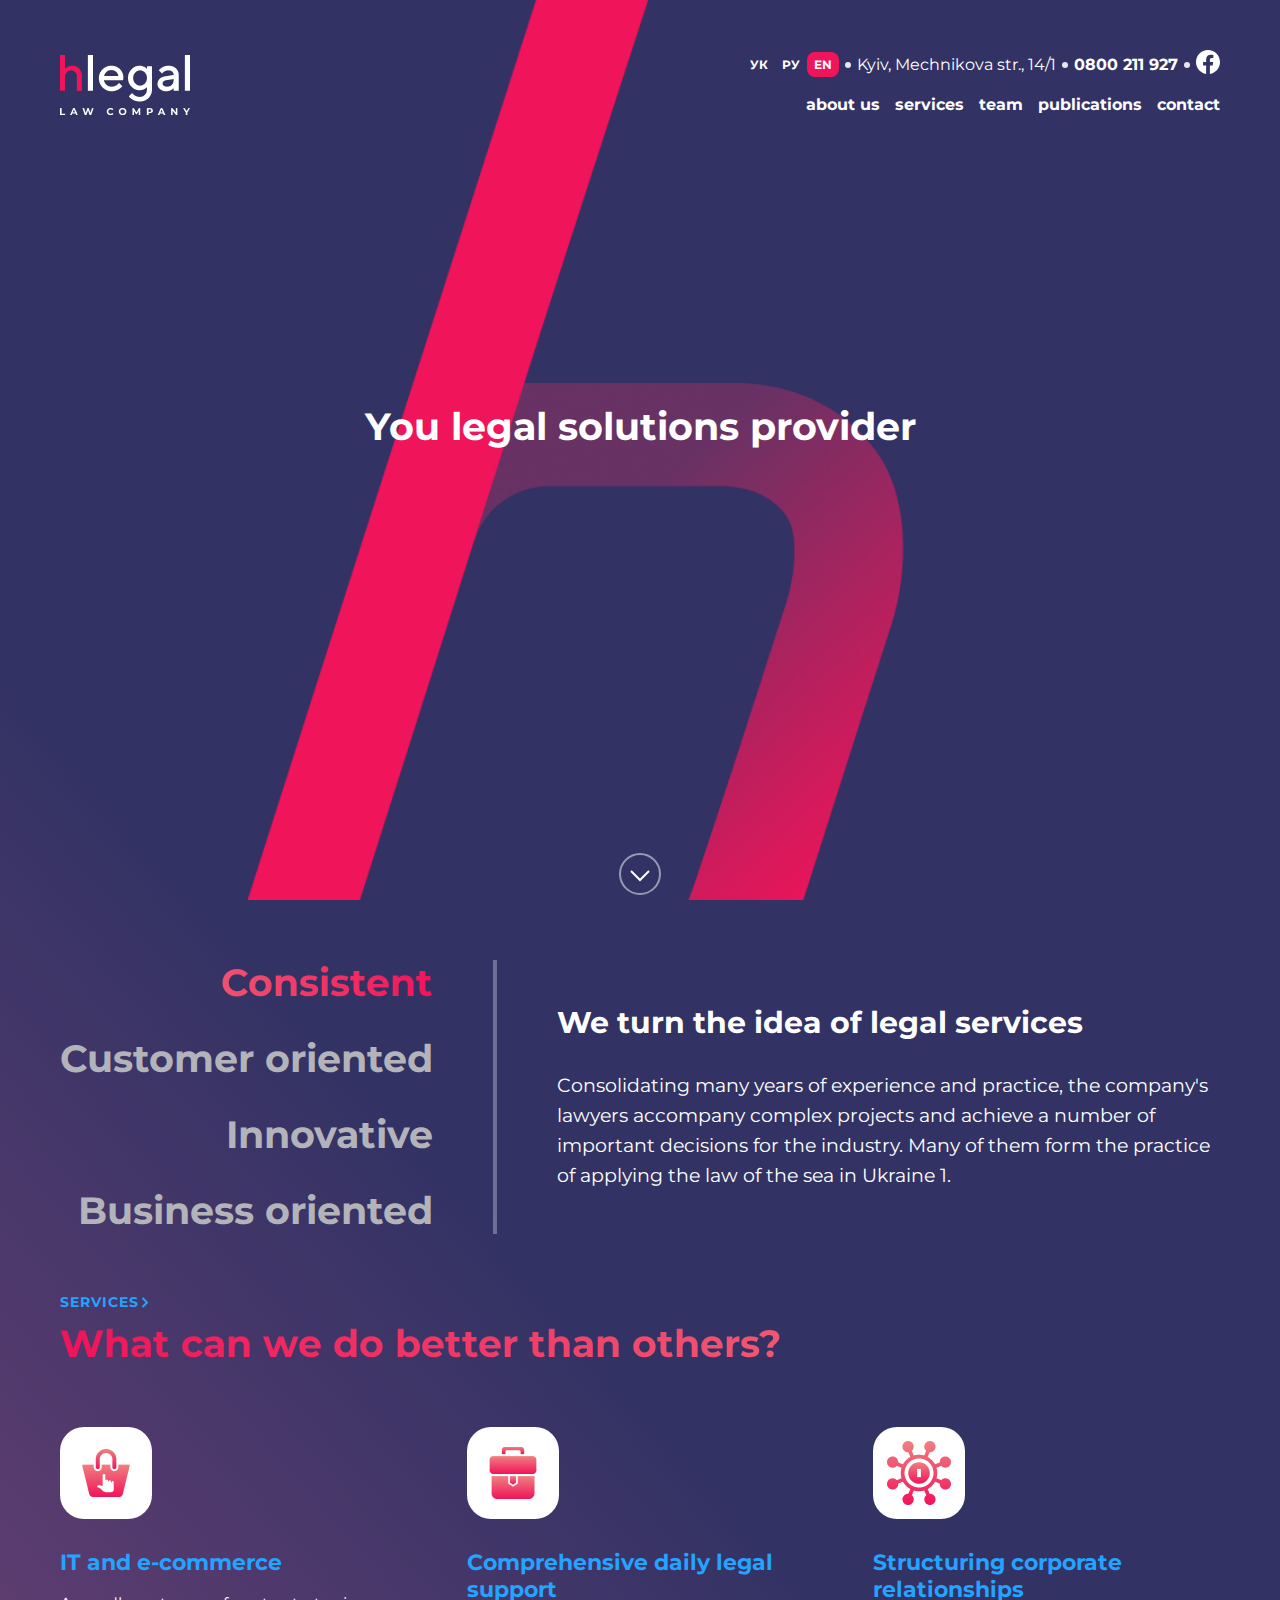
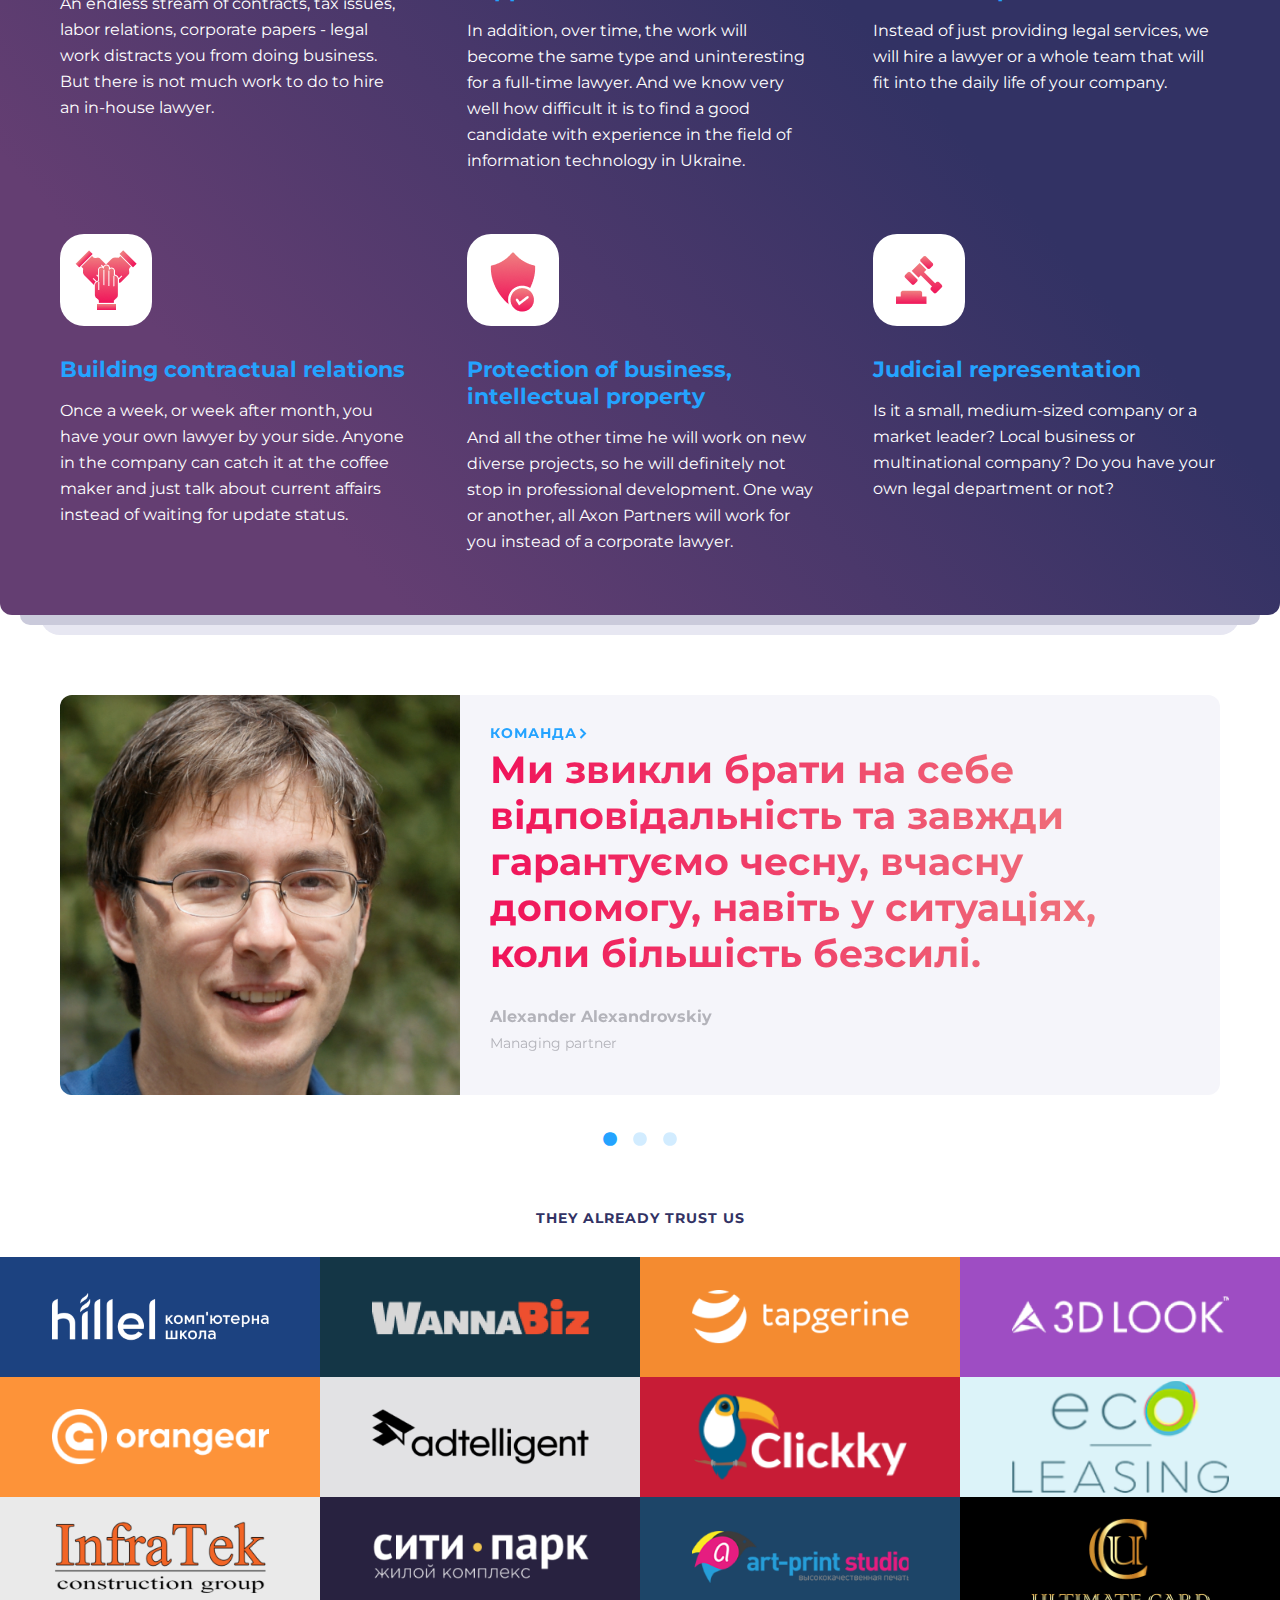
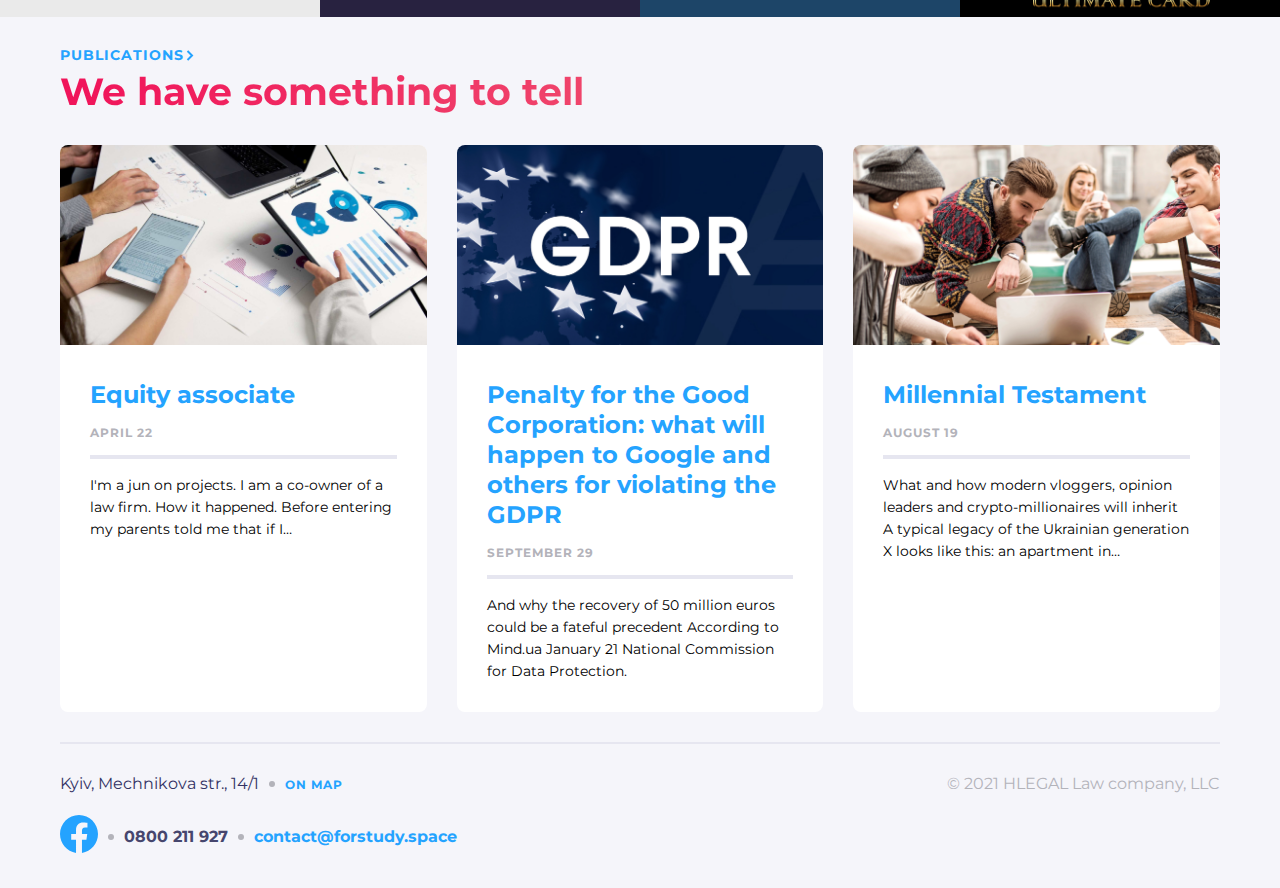
<file: index.html>
<!DOCTYPE html>
<html lang="en">

<head>
    <meta charset="UTF-8">
    <meta http-equiv="X-UA-Compatible" content="IE=edge">
    <meta name="viewport" content="width=device-width, initial-scale=1.0">
    <title>hLegal</title>
    <link rel="stylesheet" href="./assets/slick/slick.css">
    <link rel="stylesheet" href="./assets/slick/slick-theme.css">
    <link rel="stylesheet" href="./fonts/fonts.css">
    <link rel="stylesheet" href="./style/home_page.css">
    <link rel="stylesheet" href="./style/main_style.css">
    <link rel="stylesheet" href="./style/media.css">
    <script>
        function scrollToElem(elem) {
            event.preventDefault()
            const target = document.querySelector(elem.hash)
            window.scrollTo({
                top: target.offsetTop,
                behavior: "smooth"
            })
        }
    </script>
</head>

<body class="body invert">
    <div class="wrapper_gradient">
        <header class="main_header">
            <div class="container wide">
                <div class="header">
                    <div class="logo">
                        <img src="./img/Logo_white.png" alt="Logo" class="logo_img">
                        <!-- <img src="./img/Slash.png" alt="Slash" class="logo_slash">
                    <p class="logo_name"></p> -->
                    </div>
                    <div class="info">
                        <div class="info_header flex">
                            <ul class="lang flex">
                                <li class="lang_action bg_home">УК</li>
                                <li class="lang_action bg_home">РУ</li>
                                <li class="lang_action bg_home active_lang">EN</li>
                            </ul>
                            <p class="dot"></p>
                            <ul class="contact  flex">
                                <li class="contact_info b_contact white">Kyiv, Mechnikova str., 14/1</li>
                                <li class="contact_info white">
                                    <p class="dot"></p>
                                </li>
                                <li class="contact_info bg_home white"><a href="tel:0800211927">0800 211 927</a></li>
                                <li class="contact_info white">
                                    <p class="dot"></p>
                                </li>
                                <li class="contact_info b_contact">
                                    <a href="https://facebook.com" class="contact_page" target="_blank">
                                        <svg width="24" height="24" viewBox="0 0 24 24" fill="none"
                                            xmlns="http://www.w3.org/2000/svg">
                                            <path class="letter"
                                                d="M24 12.0733C24 5.40541 18.6274 0 12 0C5.37258 0 0 5.40541 0 12.0733C0 18.0995 4.38823 23.0943 10.125 24V15.5633H7.07813V12.0733H10.125V9.41343C10.125 6.38755 11.9165 4.71615 14.6576 4.71615C15.9705 4.71615 17.3438 4.95195 17.3438 4.95195V7.92313H15.8306C14.3399 7.92313 13.875 8.85379 13.875 9.80857V12.0733H17.2031L16.6711 15.5633H13.875V24C19.6118 23.0943 24 18.0995 24 12.0733Z"
                                                fill="white" />
                                        </svg>
                                    </a>
                                </li>

                            </ul>
                        </div>
                    </div>
                    <div class="navigation">
                        <input type="checkbox" class="check">
                        <p class="burger">
                            <span class="burger_line"></span>
                            <span class="burger_line"></span>
                            <span class="burger_line"></span>
                            <span class="burger_line"></span>
                        </p>
                        <nav class="nav_header">
                            <ul class="burger_list">
                                <li class="burger_info"><a href="#" class="nav_link white">about us</a></li>
                                <li class="burger_info"><a href="./pages/service_page.html"
                                        class="nav_link white">services</a></li>
                                <li class="burger_info"><a href="./pages/team_page.html" class="nav_link white">team</a>
                                </li>
                                <li class="burger_info"><a href="#" class="nav_link white">publications</a></li>
                                <li class="burger_info"><a href="./pages/contact_page.html"
                                        class="nav_link white">contact</a>
                                </li>
                            </ul>
                        </nav>
                    </div>
                </div>
            </div>
        </header>
        <section class="h_screen flex items_center flex_col flex_between">
            <span></span>
            <h2 class="h_screen_title">You legal solutions provider</h2>
            <a href="#tabs" class="scroll_down" onclick="scrollToElem(this)">
                <svg width="42" height="42" viewBox="0 0 42 42" fill="none" xmlns="http://www.w3.org/2000/svg">
                    <g clip-path="url(#clip0_22728_12366)">
                        <circle class="letter" opacity="0.5" cx="21" cy="21" r="20" stroke="white" stroke-width="2" />
                        <path class="letter" d="M12 18L21 27L30 18" stroke="white" stroke-width="2" />
                    </g>
                    <defs>
                        <clipPath id="clip0_22728_12366">
                            <rect class="letter" width="42" height="42" fill="white" />
                        </clipPath>
                    </defs>
                </svg></a>
        </section>
        <section id="tabs" class="tabs_screen">
            <div class="container wide">
                <div class="tabs_wrapp_btn flex align-items-start">
                    <div class="wrap_tabs">
                        <div class="nav nav-pills flex" id="v-pills-tab" role="tablist" aria-orientation="vertical">
                            <button class="nav-link active" id="v-pills-home-tab" data-bs-toggle="pill"
                                data-bs-target="#v-pills-home" type="button" role="tab" aria-controls="v-pills-home"
                                aria-selected="true">Consistent</button>
                            <button class="nav-link" id="v-pills-profile-tab" data-bs-toggle="pill"
                                data-bs-target="#v-pills-profile" type="button" role="tab"
                                aria-controls="v-pills-profile" aria-selected="false">Customer oriented</button>
                            <button class="nav-link" id="v-pills-messages-tab" data-bs-toggle="pill"
                                data-bs-target="#v-pills-messages" type="button" role="tab"
                                aria-controls="v-pills-messages" aria-selected="false">Innovative</button>
                            <button class="nav-link" id="v-pills-settings-tab" data-bs-toggle="pill"
                                data-bs-target="#v-pills-settings" type="button" role="tab"
                                aria-controls="v-pills-settings" aria-selected="false">Business oriented</button>
                        </div>
                    </div>
                    <div class="tab-content" id="v-pills-tabContent">
                        <h2 class="tab_title">We turn the idea of legal services</h2>
                        <div class="tab-pane fade show active" id="v-pills-home" role="tabpanel"
                            aria-labelledby="v-pills-home-tab">Consolidating many years of experience and practice, the
                            company's lawyers accompany complex projects and achieve a number of important decisions for
                            the industry. Many of them form the practice of applying the law of the sea in Ukraine 1.
                        </div>
                        <div class="tab-pane fade" id="v-pills-profile" role="tabpanel"
                            aria-labelledby="v-pills-profile-tab">Consolidating many years of experience and practice,
                            the company's lawyers accompany complex projects and achieve a number of important decisions
                            for the industry. Many of them form the practice of applying the law of the sea in Ukraine
                            2.</div>
                        <div class="tab-pane fade" id="v-pills-messages" role="tabpanel"
                            aria-labelledby="v-pills-messages-tab">Consolidating many years of experience and practice,
                            the company's lawyers accompany complex projects and achieve a number of important decisions
                            for the industry. Many of them form the practice of applying the law of the sea in Ukraine
                            3.</div>
                        <div class="tab-pane fade" id="v-pills-settings" role="tabpanel"
                            aria-labelledby="v-pills-settings-tab">Consolidating many years of experience and practice,
                            the company's lawyers accompany complex projects and achieve a number of important decisions
                            for the industry. Many of them form the practice of applying the law of the sea in Ukraine
                            4.</div>
                    </div>
                </div>
            </div>
        </section>
        <section class="card_screen">
            <div class="container wide">
                <a href="#" class="service_link flex items_center" target="_blank">
                    <p class="service_link_title">Services</p><svg width="12" height="13" viewBox="0 0 12 13"
                        fill="none" xmlns="http://www.w3.org/2000/svg">
                        <path class="letter" d="M3.5 2L8 6.5L3.5 11" stroke="#24A3FF" stroke-width="2" />
                    </svg>
                </a>
                <h2 class="service_card_title hero mt10">What can we do better than others?</h2>
                <div class="wrapper_service grid">
                    <div class="wrap_service">
                        <div class="wrap_service_img flex items_center justify_content">
                            <img src="./img/service_icon/Ecommerce.png" alt="ecommerce" class="service_img">
                        </div>
                        <div class="service_description">
                            <a href="./pages/service_entry_page.html" class="service_title_link">
                                <h4 class="service_title">IT and e-commerce</h4>
                            </a>
                            <p class="service_card_desc">An endless stream of contracts, tax issues, labor relations,
                                corporate papers - legal work distracts you from doing business. But there is not much
                                work to do to hire an in-house lawyer.</p>
                        </div>
                    </div>
                    <div class="wrap_service">
                        <div class="wrap_service_img flex items_center justify_content">
                            <img src="./img/service_icon/Support.png" alt="support" class="service_img">
                        </div>
                        <div class="service_description">
                            <a href="#" class="service_title_link">
                                <h4 class="service_title">Comprehensive daily
                                    legal support</h4>
                            </a>
                            <p class="service_card_desc">In addition, over time, the work will become the same type and
                                uninteresting for a full-time lawyer. And we know very well how difficult it is to find
                                a good candidate with experience in the field of information technology in Ukraine.</p>
                        </div>
                    </div>
                    <div class="wrap_service">
                        <div class="wrap_service_img flex items_center justify_content">
                            <img src="./img/service_icon/Coprorate.png" alt="corporate" class="service_img">
                        </div>
                        <div class="service_description">
                            <a href="#" class="service_title_link">
                                <h4 class="service_title">Structuring corporate relationships</h4>
                            </a>
                            <p class="service_card_desc">Instead of just providing legal services, we will hire a lawyer
                                or a whole team that will fit into the daily life of your company.</p>
                        </div>
                    </div>
                    <div class="wrap_service">
                        <div class="wrap_service_img flex items_center justify_content">
                            <img src="./img/service_icon/Trust.png" alt="Trust" class="service_img">
                        </div>
                        <div class="service_description">
                            <a href="#" class="service_title_link">
                                <h4 class="service_title">Building contractual relations</h4>
                            </a>
                            <p class="service_card_desc">Once a week, or week after month, you have your own lawyer by
                                your side. Anyone in the company can catch it at the coffee maker and just talk about
                                current affairs instead of waiting for update status.</p>
                        </div>
                    </div>
                    <div class="wrap_service">
                        <div class="wrap_service_img flex items_center justify_content">
                            <img src="./img/service_icon/Protection.png" alt="Protection" class="service_img">
                        </div>
                        <div class="service_description">
                            <a href="#" class="service_title_link">
                                <h4 class="service_title">Protection of business, intellectual property</h4>
                            </a>
                            <p class="service_card_desc">And all the other time he will work on new diverse projects, so
                                he will definitely not stop in professional development. One way or another, all Axon
                                Partners will work for you instead of a corporate lawyer.</p>
                        </div>
                    </div>
                    <div class="wrap_service">
                        <div class="wrap_service_img flex items_center justify_content">
                            <img src="./img/service_icon/Court.png" alt="Court" class="service_img">
                        </div>
                        <div class="service_description">
                            <a href="#" class="service_title_link">
                                <h4 class="service_title">Judicial representation</h4>
                            </a>
                            <p class="service_card_desc">Is it a small, medium-sized company or a market leader? Local
                                business or multinational company? Do you have your own legal department or not?</p>
                        </div>
                    </div>
                </div>
            </div>
        </section>
    </div>
    <main>
        <section class="slider_screen">
            <div class="container wide">
                <div id="slider" class="slider_wrapper">
                    <div class="slider_item">
                        <img src="./img/team_user/Team-1.jpg" alt="oleksandr" class="slider_img">
                        <div class="slider_decription">
                            <a href="./pages/team_page.html" class="service_link flex items_center" target="_blank">
                                <p class="service_link_title">команда</p><svg width="12" height="13" viewBox="0 0 12 13"
                                    fill="none" xmlns="http://www.w3.org/2000/svg">
                                    <path class="letter" d="M3.5 2L8 6.5L3.5 11" stroke="#24A3FF" stroke-width="2" />
                                </svg>
                            </a>
                            <h2 class="service_card_title hero mt5 mb30">Ми звикли брати на себе відповідальність та
                                завжди
                                гарантуємо чесну, вчасну допомогу, навіть у ситуаціях, коли більшість безсилі.</h2>
                            <h4 class="slider_name">Alexander Alexandrovskiy</h4>
                            <p class="slider_position mt5">Managing partner</p>
                        </div>
                    </div>
                    <div class="slider_item">
                        <img src="./img/team_user/Team-2.jpg" alt="evgeniy" class="slider_img">
                        <div class="slider_decription">
                            <a href="./pages/team_page.html" class="service_link flex items_center" target="_blank">
                                <p class="service_link_title">команда</p><svg width="12" height="13" viewBox="0 0 12 13"
                                    fill="none" xmlns="http://www.w3.org/2000/svg">
                                    <path class="letter" d="M3.5 2L8 6.5L3.5 11" stroke="#24A3FF" stroke-width="2" />
                                </svg>
                            </a>
                            <h2 class="service_card_title hero mt5 mb30">Ми звикли брати на себе відповідальність та
                                завжди
                                гарантуємо чесну, вчасну допомогу, навіть у ситуаціях, коли більшість безсилі.</h2>
                            <h4 class="slider_name">Evgeny Patrikov</h4>
                            <p class="slider_position mt5">Equity partner, Attorney-at-law</p>
                        </div>
                    </div>
                    <div class="slider_item">
                        <img src="./img/team_user/Team-3.jpg" alt="Vladislav" class="slider_img">
                        <div class="slider_decription">
                            <a href="./pages/team_page.html" class="service_link flex items_center" target="_blank">
                                <p class="service_link_title">команда</p><svg width="12" height="13" viewBox="0 0 12 13"
                                    fill="none" xmlns="http://www.w3.org/2000/svg">
                                    <path class="letter" d="M3.5 2L8 6.5L3.5 11" stroke="#24A3FF" stroke-width="2" />
                                </svg>
                            </a>
                            <h2 class="service_card_title hero mt5 mb30">Ми звикли брати на себе відповідальність та
                                завжди
                                гарантуємо чесну, вчасну допомогу, навіть у ситуаціях, коли більшість безсилі.</h2>
                            <h4 class="slider_name">Vladislav Melnik</h4>
                            <p class="slider_position mt5">Associate</p>
                        </div>
                    </div>
                </div>
            </div>
        </section>
        <section class="brand_screen ">
            <h2 class="brand_screen_title mb30">They already trust us</h2>
            <div class="brand_wrapper grid">
                <div class="client_wrap hillel flex flex_wrap justify_content">
                    <img src="./img/Clients/hillel.png" alt="hillel" class="client_img">
                </div>
                <div class="client_wrap wannabiz flex flex_wrap justify_content">
                    <img src="./img/Clients/wannabiz.png" alt="wannabiz" class="client_img">
                </div>
                <div class="client_wrap tapgerine flex flex_wrap justify_content">
                    <img src="./img/Clients/tapgerine.png" alt="tapgerine" class="client_img">
                </div>
                <div class="client_wrap look flex flex_wrap justify_content">
                    <img src="./img/Clients/3dlook.png" alt="3dlook" class="client_img">
                </div>
                <div class="client_wrap orangear flex flex_wrap justify_content">
                    <img src="./img/Clients/orangear.png" alt="orangear" class="client_img">
                </div>
                <div class="client_wrap adtelligent flex flex_wrap justify_content">
                    <img src="./img/Clients/adtelligent.png" alt="adtelligent" class="client_img">
                </div>
                <div class="client_wrap clickky flex flex_wrap justify_content">
                    <img src="./img/Clients/clickky.png" alt="clickky" class="client_img">
                </div>
                <div class="client_wrap eco flex flex_wrap justify_content">
                    <img src="./img/Clients/eco-leasing.png" alt="eco-leasing" class="client_img">
                </div>
                <div class="client_wrap ingratek flex flex_wrap justify_content">
                    <img src="./img/Clients/ingratek.png" alt="ingratek" class="client_img">
                </div>
                <div class="client_wrap city-par flex flex_wrap justify_content">
                    <img src="./img/Clients/city-par.png" alt="city-par" class="client_img">
                </div>
                <div class="client_wrap artprint flex flex_wrap justify_content">
                    <img src="./img/Clients/artprint.png" alt="artprint" class="client_img">
                </div>
                <div class="client_wrap ultimatecard flex flex_wrap justify_content">
                    <img src="./img/Clients/ultimatecard.png" alt="ultimatecard" class="client_img">
                </div>
            </div>
        </section>
        <section class="publication_section bg_gray">
            <div class="container wide">
                <a href="#" class="service_link flex items_center pt30" target="_blank">
                    <p class="service_link_title">Publications</p><svg width="12" height="13" viewBox="0 0 12 13"
                        fill="none" xmlns="http://www.w3.org/2000/svg">
                        <path class="letter" d="M3.5 2L8 6.5L3.5 11" stroke="#24A3FF" stroke-width="2" />
                    </svg>
                </a>
                <h2 class="service_card_title hero mt5 pb30">We have something to tell</h2>
                <div class="public_wrapper grid">
                    <div class="public_card card_equity">
                        <div class="public_card_img">
                            <img src="./img/public_img/Publication-1.jpg" alt="public" class="public_img">
                        </div>
                        <div class="public_link_title flex flex_col">
                            <a href="#" class="public_link">
                                <h2 class="public_title">Equity associate</h2>
                            </a>
                            <h3 class="public_date">April 22</h3>
                            <p class="public_description">I'm a jun on projects. I am a co-owner of a law firm. How
                                it
                                happened. Before entering my parents told me that if I…</p>

                        </div>
                    </div>
                    <div class="public_card card_penalty">
                        <div class="public_card_img">
                            <img src="./img/public_img/Publication-2.jpg" alt="public" class="public_img">
                        </div>
                        <div class="public_link_title flex flex_col">
                            <a href="#" class="public_link">
                                <h2 class="public_title">Penalty for the Good Corporation: what will happen to Google
                                    and others for violating the GDPR</h2>
                            </a>
                            <h3 class="public_date">September 29</h3>
                            <p class="public_description">And why the recovery of 50 million euros could be a fateful
                                precedent According to Mind.ua January 21 National Commission for Data Protection.</p>

                        </div>
                    </div>
                    <div class="public_card card_mil">
                        <div class="public_card_img">
                            <img src="./img/public_img/Publication-3.jpg" alt="public" class="public_img">
                        </div>
                        <div class="public_link_title flex flex_col">
                            <a href="#" class="public_link">
                                <h2 class="public_title">Millennial Testament</h2>
                            </a>
                            <h3 class="public_date">August 19</h3>
                            <p class="public_description">What and how modern vloggers, opinion leaders and
                                crypto-millionaires will inherit A typical legacy of the Ukrainian generation X looks
                                like this: an apartment in…</p>

                        </div>
                    </div>
                </div>
            </div>
        </section>
    </main>
    <footer class="main_footer bg_gray">
        <div class="container wide">
            <div class="footer flex">
                <div class="f_contact_main flex">
                    <ul class="f_adress_main flex">
                        <li class="adress_link">Kyiv, Mechnikova str., 14/1</li>
                        <li class="adress_link">
                            <p class="dot"></p>
                        </li>
                        <li class="adress_link"><a
                                href="https://www.google.com.ua/maps/place/Pyam'yatnyk+Zhertvam+Teroryzmu,+%D0%9F%D0%BE%D0%B1%D0%BB%D0%B8%D0%B7%D1%83+%D1%81%D1%82%D0%B0%D0%BD%D1%86%D1%96%D1%97+%D0%BC%D0%B5%D1%82%D1%80%D0%BE+%D0%9A%D0%BB%D0%BE%D0%B2%D1%81%D1%8C%D0%BA%D0%B0,+%D0%B2%D1%83%D0%BB%D0%B8%D1%86%D1%8F+%D0%9C%D0%B5%D1%87%D0%BD%D0%B8%D0%BA%D0%BE%D0%B2%D0%B0,+14%2F1,+%D0%9A%D0%B8%D1%97%D0%B2,+01023/@50.4368601,30.529918,17z/data=!3m1!4b1!4m5!3m4!1s0x40d4cf00d4d55dad:0x40f274cb5d991e55!8m2!3d50.4368601!4d30.5321067?hl=ru"
                                class="map" target="_blank">ON MAP</a></li>
                    </ul>
                </div>
                <div class="f_contact_two flex">
                    <ul class="footer_link flex">
                        <li class="f_link"><a href="https://facebook.com" class="contact_page" target="_blank">
                                <svg width="38" height="38" viewBox="0 0 38 38" fill="none"
                                    xmlns="http://www.w3.org/2000/svg">
                                    <path class="letter"
                                        d="M38 19.1161C38 8.55857 29.4934 0 19 0C8.50658 0 0 8.55857 0 19.1161C0 28.6575 6.94803 36.5659 16.0312 38V24.6419H11.207V19.1161H16.0312V14.9046C16.0312 10.1136 18.8678 7.46723 23.2078 7.46723C25.2866 7.46723 27.4609 7.84059 27.4609 7.84059V12.545H25.0651C22.7048 12.545 21.9688 14.0185 21.9688 15.5302V19.1161H27.2383L26.3959 24.6419H21.9688V38C31.052 36.5659 38 28.6575 38 19.1161Z"
                                        fill="#24A3FF" />
                                </svg>
                            </a></li>
                        <li class="f_link">
                            <p class="dot"></p>
                        </li>
                        <li class="f_link f_style"><a href="tel:0800211927">0800 211 927</a></li>
                        <li class="f_link">
                            <p class="dot"></p>
                        </li>
                        <li class="f_link">
                            <a href="mailto:contact@forstudy.space" class="email_page">
                                contact@forstudy.space
                            </a>
                        </li>
                    </ul>
                </div>
                <div class="copy">
                    <p class="copyright">© 2021 HLEGAL Law company, LLC</p>
                </div>
            </div>
        </div>
    </footer>
    <script src="https://cdn.jsdelivr.net/npm/bootstrap@5.0.2/dist/js/bootstrap.bundle.min.js"
        integrity="sha384-MrcW6ZMFYlzcLA8Nl+NtUVF0sA7MsXsP1UyJoMp4YLEuNSfAP+JcXn/tWtIaxVXM"
        crossorigin="anonymous"></script>
    <script src="./js/jquery-3.6.3.min.js"></script>
    <script src="./assets/slick/slick.min.js"></script>
    <script src="./js/script.js"></script>
</body>

</html>
</file>
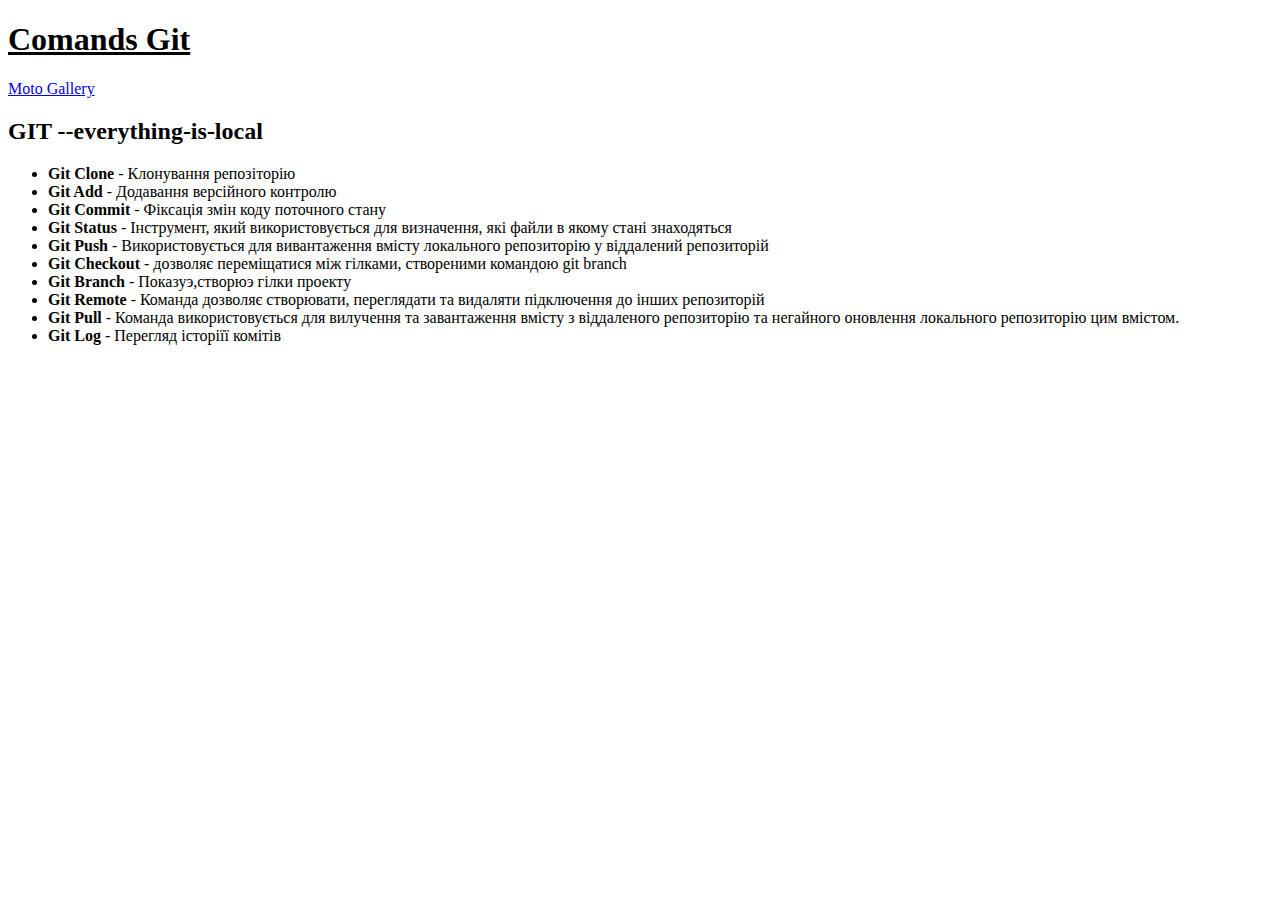
<file: Homework3/index.html>
<!DOCTYPE html>
<html lang="en">

<head>
    <meta charset="UTF-8">
    <meta http-equiv="X-UA-Compatible" content="IE=edge">
    <meta name="viewport" content="width=device-width, initial-scale=1.0">
    <title>Conspect Git</title>
</head>

<body>
    <header>
        <h1> <u>Comands Git</u></h1>
        <nav>
            <a href="./gallery.html">Moto Gallery</a>
        </nav>
    </header>
    <main>
        <section>
            <h2>GIT --everything-is-local</h2>
            <ul>
                <li>
                    <b>Git Clone</b> - Клонування репозіторію
                </li>
                <li>
                    <b>Git Add</b> - Додавання версійного контролю
                </li>
                <li>
                    <b>Git Commit</b> - Фіксація змін коду поточного стану
                </li>
                <li>
                    <b>Git Status</b> - Інструмент, який використовується для визначення, які файли в якому стані
                    знаходяться
                </li>
                <li>
                    <b>Git Push</b> - Використовується для вивантаження вмісту локального репозиторію у віддалений
                    репозиторій
                </li>
                <li>
                    <b>Git Checkout</b> - дозволяє переміщатися між гілками, створеними командою git branch
                </li>
                <li>
                    <b>Git Branch</b> - Показуэ,створюэ гілки проекту
                </li>
                <li>
                    <b>Git Remote</b> - Команда дозволяє створювати, переглядати та видаляти підключення до інших
                    репозиторій
                </li>
                <li>
                    <b>Git Pull</b> - Команда використовується для вилучення та завантаження вмісту з віддаленого
                    репозиторію та негайного оновлення локального репозиторію цим вмістом.
                </li>
                <li>
                    <b>Git Log</b> - Перегляд історіїї комітів
                </li>
            </ul>
        </section>
    </main>
    <footer></footer>
</body>

</html>
</file>
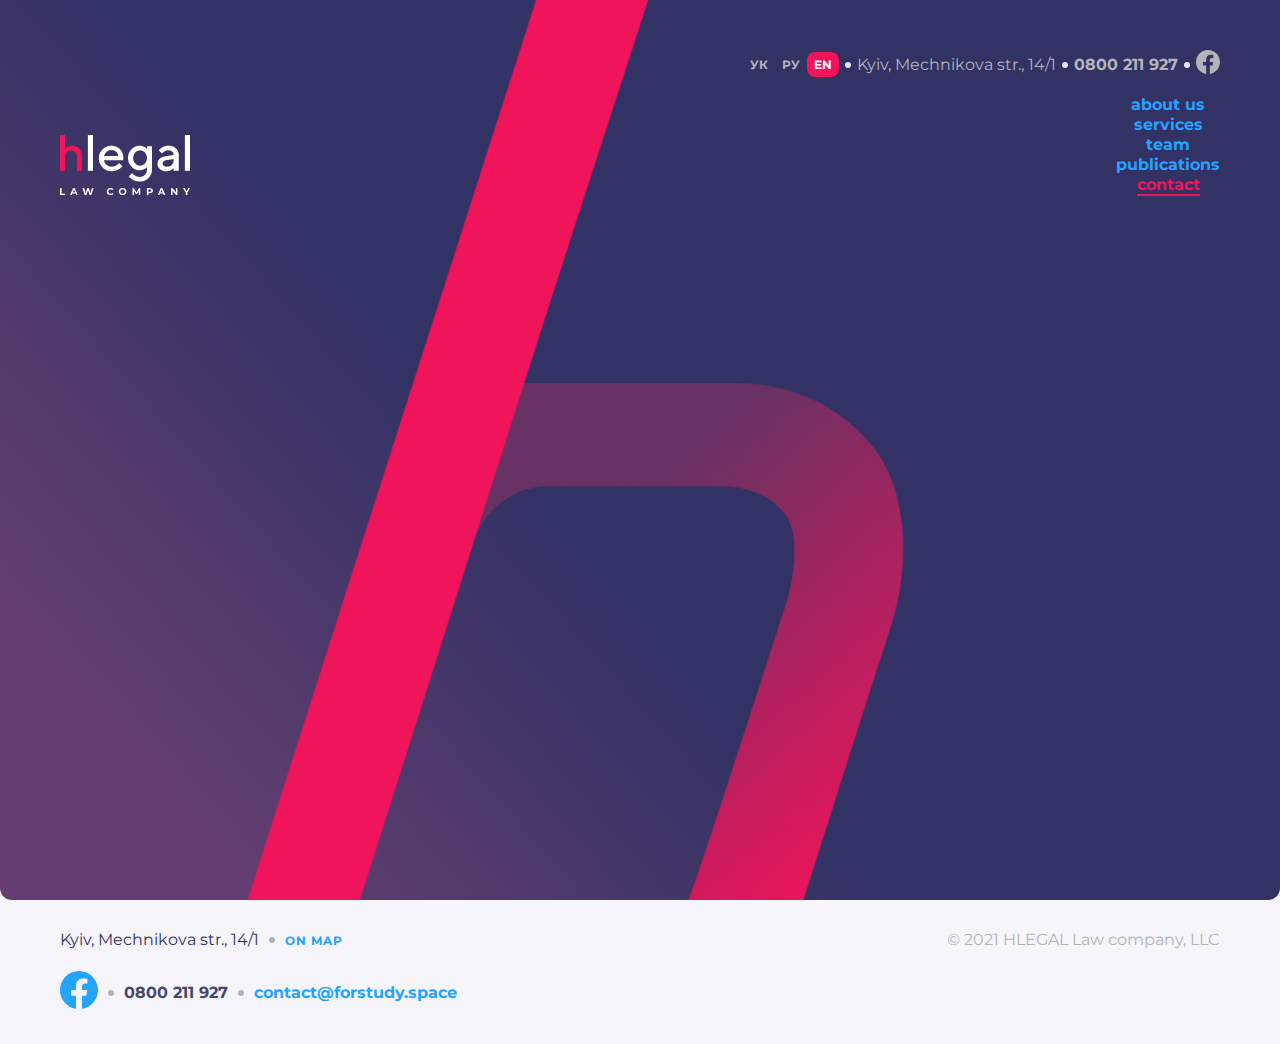
<file: index.html.html>
<!DOCTYPE html>
<html lang="en">

<head>
    <meta charset="UTF-8">
    <meta http-equiv="X-UA-Compatible" content="IE=edge">
    <meta name="viewport" content="width=device-width, initial-scale=1.0">
    <title>Contact</title>
    <link rel="stylesheet" href="./fonts/fonts.css">
    <link rel="stylesheet" href="./style/home_page.css">
    <link rel="stylesheet" href="./style/main_style.css">
    <link rel="stylesheet" href="./style/media.css">
</head>

<body class="body invert">
    <div class="wrapper_gradient">
        <header class="main_header">
            <div class="container wide">
                <div class="header">
                    <div class="logo">
                        <img src="./img/Logo_white.png" alt="Logo" class="logo_img">
                        <!-- <img src="./img/Slash.png" alt="Slash" class="logo_slash">
                    <p class="logo_name"></p> -->
                    </div>
                    <div class="info">
                        <div class="info_header flex">
                            <ul class="lang flex">
                                <li class="lang_action">УК</li>
                                <li class="lang_action">РУ</li>
                                <li class="lang_action active_lang">EN</li>
                            </ul>
                            <p class="dot"></p>
                            <ul class="contact flex">
                                <li class="contact_info b_contact">Kyiv, Mechnikova str., 14/1</li>
                                <li class="contact_info">
                                    <p class="dot"></p>
                                </li>
                                <li class="contact_info"><a href="tel:0800211927">0800 211 927</a></li>
                                <li class="contact_info">
                                    <p class="dot"></p>
                                </li>
                                <li class="contact_info b_contact">
                                    <a href="https://facebook.com" class="contact_page" target="_blank">
                                        <svg width="24" height="24" viewBox="0 0 24 24" fill="none"
                                            xmlns="http://www.w3.org/2000/svg">
                                            <path class="letter"
                                                d="M24 12.0733C24 5.40541 18.6274 0 12 0C5.37258 0 0 5.40541 0 12.0733C0 18.0995 4.38823 23.0943 10.125 24V15.5633H7.07813V12.0733H10.125V9.41343C10.125 6.38755 11.9165 4.71615 14.6576 4.71615C15.9705 4.71615 17.3438 4.95195 17.3438 4.95195V7.92313H15.8306C14.3399 7.92313 13.875 8.85379 13.875 9.80857V12.0733H17.2031L16.6711 15.5633H13.875V24C19.6118 23.0943 24 18.0995 24 12.0733Z"
                                                fill="#B3B3BA" />
                                        </svg>
                                    </a>
                                </li>

                            </ul>
                        </div>
                    </div>
                    <div class="navigation">
                        <input type="checkbox" class="check">
                        <p class="burger">
                            <span class="burger_line"></span>
                            <span class="burger_line"></span>
                            <span class="burger_line"></span>
                            <span class="burger_line"></span>
                        </p>
                        <nav class="nav">
                            <ul class="burger_list">
                                <li class="burger_info"><a href="#" class="nav_link">about us</a></li>
                                <li class="burger_info"><a href="#" class="nav_link">services</a></li>
                                <li class="burger_info"><a href="./team_page.html" class="nav_link">team</a></li>
                                <li class="burger_info"><a href="#" class="nav_link">publications</a></li>
                                <li class="burger_info"><a href="#" class="nav_link active_link">contact</a></li>
                            </ul>
                        </nav>
                    </div>
                </div>
            </div>
        </header>
        <section class="h_screen"></section>
        <section class="tabs_screen">
            <div class="container wide"></div>
        </section>
        <section class="card_screen">
            <div class="container wide"></div>
        </section>
    </div>

    <main>
        <section class="container">

        </section>
    </main>
    <footer class="main_footer bg_gray">
        <div class="container wide">
            <div class="footer flex">
                <div class="f_contact_main flex">
                    <ul class="f_adress_main flex">
                        <li class="adress_link">Kyiv, Mechnikova str., 14/1</li>
                        <li class="adress_link">
                            <p class="dot"></p>
                        </li>
                        <li class="adress_link"><a
                                href="https://www.google.com.ua/maps/place/Pyam'yatnyk+Zhertvam+Teroryzmu,+%D0%9F%D0%BE%D0%B1%D0%BB%D0%B8%D0%B7%D1%83+%D1%81%D1%82%D0%B0%D0%BD%D1%86%D1%96%D1%97+%D0%BC%D0%B5%D1%82%D1%80%D0%BE+%D0%9A%D0%BB%D0%BE%D0%B2%D1%81%D1%8C%D0%BA%D0%B0,+%D0%B2%D1%83%D0%BB%D0%B8%D1%86%D1%8F+%D0%9C%D0%B5%D1%87%D0%BD%D0%B8%D0%BA%D0%BE%D0%B2%D0%B0,+14%2F1,+%D0%9A%D0%B8%D1%97%D0%B2,+01023/@50.4368601,30.529918,17z/data=!3m1!4b1!4m5!3m4!1s0x40d4cf00d4d55dad:0x40f274cb5d991e55!8m2!3d50.4368601!4d30.5321067?hl=ru"
                                class="map" target="_blank">ON MAP</a></li>
                    </ul>
                </div>
                <div class="f_contact_two flex">
                    <ul class="footer_link flex">
                        <li class="f_link"><a href="https://facebook.com" class="contact_page" target="_blank">
                                <svg width="38" height="38" viewBox="0 0 38 38" fill="none"
                                    xmlns="http://www.w3.org/2000/svg">
                                    <path class="letter"
                                        d="M38 19.1161C38 8.55857 29.4934 0 19 0C8.50658 0 0 8.55857 0 19.1161C0 28.6575 6.94803 36.5659 16.0312 38V24.6419H11.207V19.1161H16.0312V14.9046C16.0312 10.1136 18.8678 7.46723 23.2078 7.46723C25.2866 7.46723 27.4609 7.84059 27.4609 7.84059V12.545H25.0651C22.7048 12.545 21.9688 14.0185 21.9688 15.5302V19.1161H27.2383L26.3959 24.6419H21.9688V38C31.052 36.5659 38 28.6575 38 19.1161Z"
                                        fill="#24A3FF" />
                                </svg>
                            </a></li>
                        <li class="f_link">
                            <p class="dot"></p>
                        </li>
                        <li class="f_link f_style"><a href="tel:0800211927">0800 211 927</a></li>
                        <li class="f_link">
                            <p class="dot"></p>
                        </li>
                        <li class="f_link">
                            <a href="mailto:contact@forstudy.space" class="email_page">
                                contact@forstudy.space
                            </a>
                        </li>
                    </ul>
                </div>
                <div class="copy">
                    <p class="copyright">© 2021 HLEGAL Law company, LLC</p>
                </div>
            </div>
        </div>
    </footer>
</body>

</html>
</file>
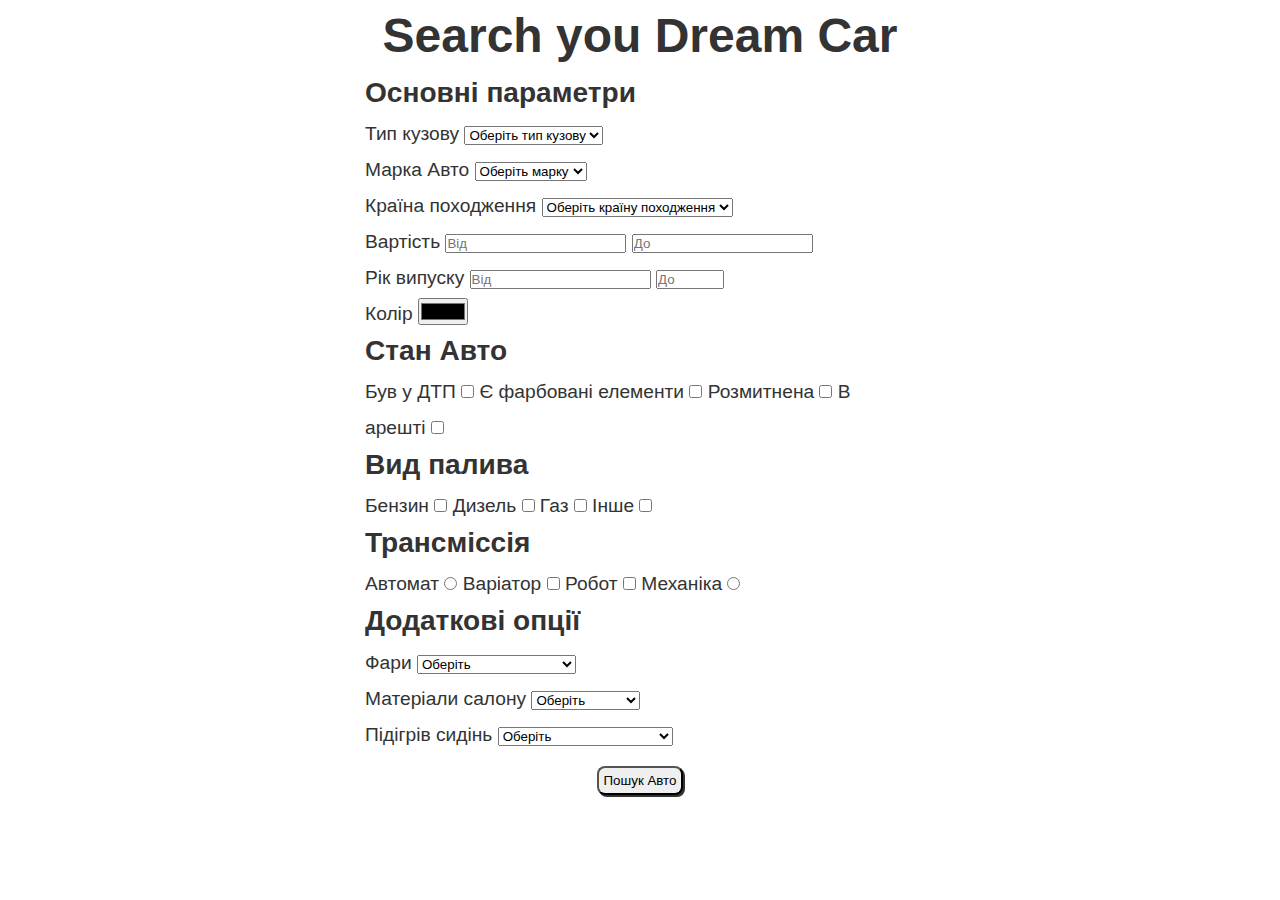
<file: search.html>
<!DOCTYPE html>
<html lang="en">

<head>
    <meta charset="UTF-8">
    <meta http-equiv="X-UA-Compatible" content="IE=edge">
    <meta name="viewport" content="width=device-width, initial-scale=1.0">
    <title>HomeWork_7</title>
    <link rel="stylesheet" href="./style/style_search.css">
    <link rel="stylesheet" href="./fonts/fonts.css">
</head>

<body>
    <header></header>
    <main>
        <div class="container bg-main">
            <h1>Search you Dream Car</h1>
            <form action="https://fom.in.ua/echo" method="post">
                <h3>Основні параметри</h3>
                <div class="typeСarBody">
                    <label>
                        Тип кузову
                        <select name="Тип кузова">
                            <option value="none" disabled selected="selected">Оберіть тип кузову</option>
                            <option value="Легкові">Легкові</option>
                            <option value="Вантажні">Вантажні</option>
                            <option value="Позашляховики">Позашляховики</option>
                            <option value="Мототехніка">Мототехніка</option>
                        </select>
                    </label>
                </div>
                <div class="modelCar">
                    <label>
                        Марка Авто
                        <select name="Марка Авто">
                            <option value="none" disabled selected="selected">Оберіть марку</option>
                            <option value="BMW">BMW</option>
                            <option value="Honda">Honda</option>
                            <option value="Mercedes">Mercedes</option>
                            <option value="Toyota">Toyota</option>
                        </select>
                    </label>
                </div>
                <div class="countryCar">
                    <label>
                        Країна походження
                        <select name="Країна Виробник">
                            <option value="none" disabled selected="selected">Оберіть країну походження</option>
                            <option value="Німеччина">Німеччина</option>
                            <option value="Японія">Японія</option>
                            <option value="США">США</option>
                            <option value="Україна">Україна</option>
                        </select>
                    </label>
                </div>
                <div class="priceCar">
                    <label>
                        Вартість
                        <input type="number" name="Price_From" placeholder="Від">
                    </label>
                    <label>
                        <input type="number" name="Price_To" placeholder="До">
                    </label>
                </div>
                <div class="yearCar">
                    <label>
                        Рік випуску
                        <input type="number" name="Year_From" placeholder="Від" min="1991">
                    </label>
                    <label>
                        <input type="number" name="Year_To" placeholder="До" min="1991" max="2030">
                    </label>
                </div>
                <div class="colorCar">
                    <label>
                        Колір
                        <input type="color" name="Color" onchange="console.log(event.target.value)">
                    </label>

                </div>
                <div class="conditionCar">
                    <h3>Стан Авто</h3>
                    <label>
                        Був у ДТП
                        <input type="checkbox" name="Був у ДТП">
                    </label>
                    <label>
                        Є фарбовані елементи
                        <input type="checkbox" name="Є фарбовані елементи">
                    </label>
                    <label>
                        Розмитнена
                        <input type="checkbox" name="Розмитнена">
                    </label>
                    <label>
                        В арешті
                        <input type="checkbox" name="В арешті">
                    </label>
                </div>
                <div class="typeFuelCar">
                    <h3>Вид палива</h3>
                    <label>
                        Бензин
                        <input type="checkbox" name="Бензин">
                    </label>
                    <label>
                        Дизель
                        <input type="checkbox" name="Дизель">
                    </label>
                    <label>
                        Газ
                        <input type="checkbox" name="Газ">
                    </label>
                    <label>
                        Інше
                        <input type="checkbox" name="Інше">
                    </label>
                </div>
                <div class="transmissionCar">
                    <h3>Трансміссія</h3>
                    <label>
                        Автомат
                        <input type="Radio" name="transmissionCar">
                    </label>
                    <label>
                        Варіатор
                        <input type="checkbox" name="transmissionCar">
                    </label>
                    <label>
                        Робот
                        <input type="checkbox" name="transmissionCar">
                    </label>
                    <label>
                        Механіка
                        <input type="radio" name="transmissionCar">
                    </label>
                </div>
                <div class="optionCar">
                    <h3>Додаткові опції</h3>
                    <div class="typeLampCar">
                        <label>Фари
                            <select name="Фари">
                                <option value="none" disabled selected="selected">Оберіть</option>
                                <option value="Ксенонові/Біксенонові">Ксенонові/Біксенонові</option>
                                <option value="Лазерні">Лазерні</option>
                                <option value="Світлодіодні">Світлодіодні</option>
                                <option value="Матричні">Матричні</option>
                                <option value="Галогенні">Галогенні</option>
                            </select>
                        </label>
                    </div>
                    <div class="typeSalonCar">
                        <label>Матеріали салону
                            <select name="Матеріали салону">
                                <option value="none" disabled selected="selected">Оберіть</option>
                                <option value="Тканина">Тканина</option>
                                <option value="Шкіра">Шкіра</option>
                                <option value="Велюр">Велюр</option>
                                <option value="Комбінований">Комбінований</option>
                                <option value="Штучна шкіра">Штучна шкіра</option>
                                <option value="Алькантара">Алькантара</option>
                            </select>
                        </label>
                    </div>

                    <div class="seatCar">
                        <label class="label">Підігрів сидінь
                            <select name="Підігрів сидінь">
                                <option value="none" disabled selected="selected">Оберіть</option>
                                <option value="Передні сидіння">Передні сидіння</option>
                                <option value="Передні та задні сидіння">Передні та задні сидіння</option>
                            </select>
                        </label>
                    </div>

                </div>
                <button type="submit">Пошук Авто</button>
            </form>
        </div>
    </main>
    <footer></footer>
</body>

</html>
</file>
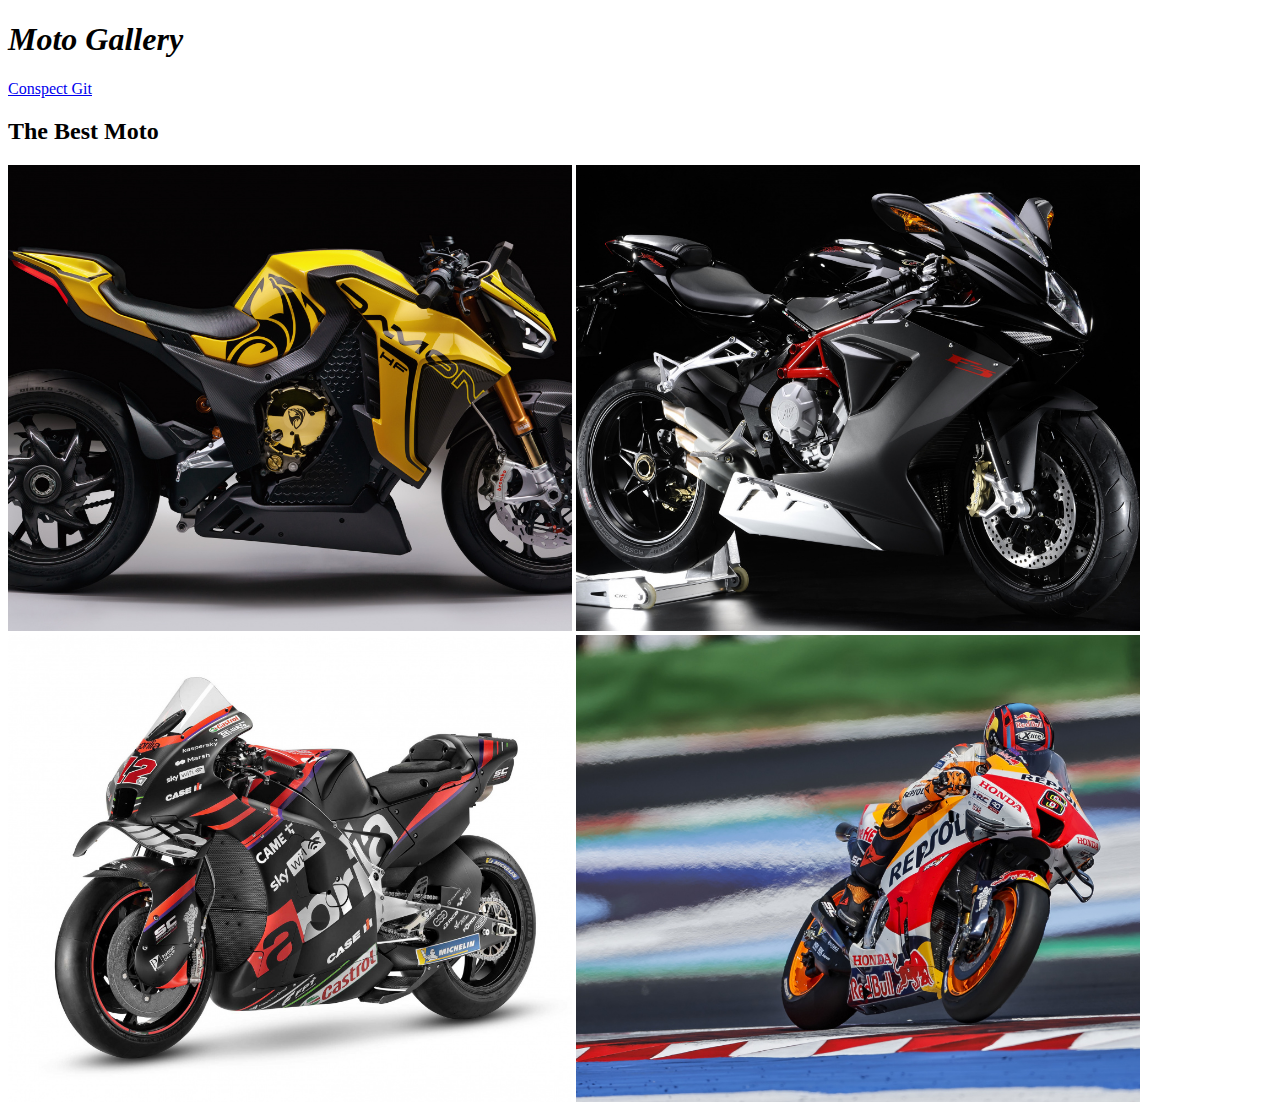
<file: Homework3/gallery.html>
<!DOCTYPE html>
<html lang="en">

<head>
    <meta charset="UTF-8">
    <meta http-equiv="X-UA-Compatible" content="IE=edge">
    <meta name="viewport" content="width=device-width, initial-scale=1.0">
    <title>Moto Life</title>
</head>

<body>
    <header>
        <h1> <i>Moto Gallery</i></h1>
        <nav>
            <a href="./index.html">Conspect Git</a>
        </nav>
    </header>
    <main>
        <section>
            <h2> The Best Moto</h2>
            <img src="./img/1.jpg" alt="moto1" width="564">
            <img src="./img/2.jpg" alt="moto2" width="564">
            <img src="./img/3.jpg" alt="moto3" width="564">
            <img src="./img/4.jpg" alt="moto4" width="564">
        </section>
    </main>
</body>

</html>
</file>
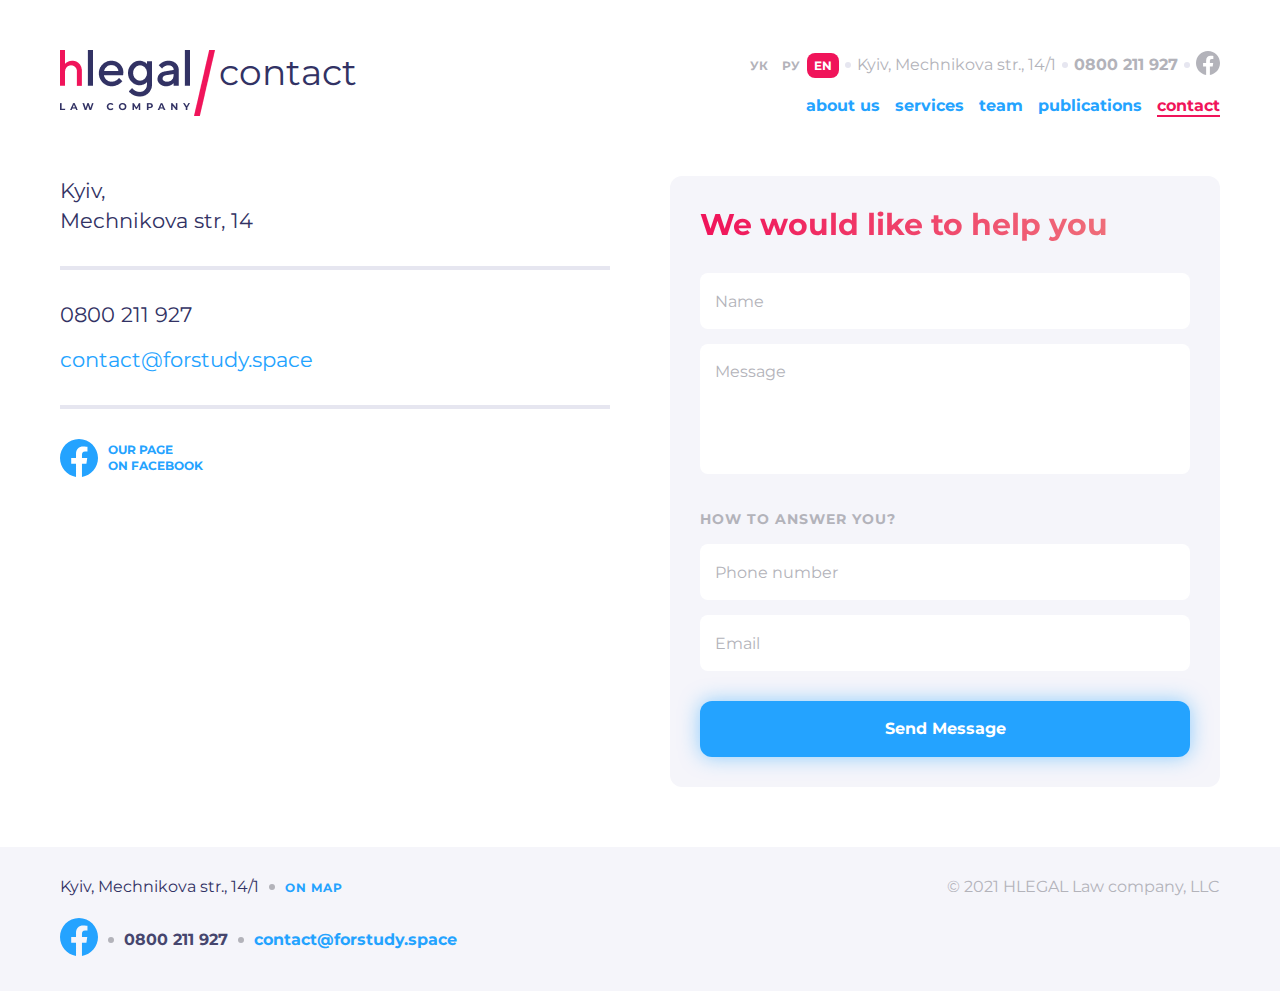
<file: pages/contact_page.html>
<!DOCTYPE html>
<html lang="en">

<head>
    <meta charset="UTF-8">
    <meta http-equiv="X-UA-Compatible" content="IE=edge">
    <meta name="viewport" content="width=device-width, initial-scale=1.0">
    <title>Contact</title>
    <link rel="stylesheet" href="../fonts/fonts.css">
    <link rel="stylesheet" href="../style/contact_page.css">
    <link rel="stylesheet" href="../style/main_style.css">
    <link rel="stylesheet" href="../style/media.css">
</head>

<body>
    <header class="main_header">
        <div class="container wide">
            <div class="header">
                <div class="logo">
                    <a href="../index.html"><img src="../img/Logo.png" alt="Logo" class="logo_img"></a>
                    <img src="../img/Slash.png" alt="Slash" class="logo_slash">
                    <p class="logo_name">contact</p>
                </div>
                <div class="info">
                    <div class="info_header flex">
                        <ul class="lang flex">
                            <li class="lang_action">УК</li>
                            <li class="lang_action">РУ</li>
                            <li class="lang_action active_lang">EN</li>
                        </ul>
                        <p class="dot"></p>
                        <ul class="contact flex">
                            <li class="contact_info b_contact">Kyiv, Mechnikova str., 14/1</li>
                            <li class="contact_info">
                                <p class="dot"></p>
                            </li>
                            <li class="contact_info"><a href="tel:0800211927">0800 211 927</a></li>
                            <li class="contact_info">
                                <p class="dot"></p>
                            </li>
                            <li class="contact_info b_contact">
                                <a href="https://facebook.com" class="contact_page" target="_blank">
                                    <svg width="24" height="24" viewBox="0 0 24 24" fill="none"
                                        xmlns="http://www.w3.org/2000/svg">
                                        <path class="letter"
                                            d="M24 12.0733C24 5.40541 18.6274 0 12 0C5.37258 0 0 5.40541 0 12.0733C0 18.0995 4.38823 23.0943 10.125 24V15.5633H7.07813V12.0733H10.125V9.41343C10.125 6.38755 11.9165 4.71615 14.6576 4.71615C15.9705 4.71615 17.3438 4.95195 17.3438 4.95195V7.92313H15.8306C14.3399 7.92313 13.875 8.85379 13.875 9.80857V12.0733H17.2031L16.6711 15.5633H13.875V24C19.6118 23.0943 24 18.0995 24 12.0733Z"
                                            fill="#B3B3BA" />
                                    </svg>
                                </a>
                            </li>

                        </ul>
                    </div>
                </div>
                <div class="navigation">
                    <input type="checkbox" class="check">
                    <p class="burger">
                        <span class="burger_line"></span>
                        <span class="burger_line"></span>
                        <span class="burger_line"></span>
                        <span class="burger_line"></span>
                    </p>
                    <nav class="nav_header">
                        <ul class="burger_list">
                            <li class="burger_info"><a href="#" class="nav_link">about us</a></li>
                            <li class="burger_info"><a href="./service_page.html" class="nav_link">services</a></li>
                            <li class="burger_info"><a href="./team_page.html" class="nav_link">team</a></li>
                            <li class="burger_info"><a href="#" class="nav_link">publications</a></li>
                            <li class="burger_info"><a href="#" class="nav_link active_link">contact</a></li>
                        </ul>
                    </nav>
                </div>
            </div>
        </div>
    </header>
    <main>
        <section class="container">
            <div class="wrapper_main flex flex_col">
                <div class="wrapper">
                    <div class="wrapper_adress">
                        <p class="adress">Kyiv,<br> Mechnikova str, 14</p>
                    </div>
                    <p class="border"></p>
                    <div class="wrapper_tel flex flex_col">
                        <p class="wrap_tel_link"><a class="wrap_tel" href="tel:0800211927">0800 211 927</a></p>
                        <p class="wrap_tel_link"><a href="mailto:contact@forstudy.space" class="wrap_email">
                                contact@forstudy.space
                            </a></p>
                    </div>
                    <p class="border"></p>
                    <a href="https://facebook.com" class="contact_page flex items_center" target="_blank">
                        <svg width="38" height="38" viewBox="0 0 38 38" fill="none" xmlns="http://www.w3.org/2000/svg">
                            <path class="letter"
                                d="M38 19.1161C38 8.55857 29.4934 0 19 0C8.50658 0 0 8.55857 0 19.1161C0 28.6575 6.94803 36.5659 16.0312 38V24.6419H11.207V19.1161H16.0312V14.9046C16.0312 10.1136 18.8678 7.46723 23.2078 7.46723C25.2866 7.46723 27.4609 7.84059 27.4609 7.84059V12.545H25.0651C22.7048 12.545 21.9688 14.0185 21.9688 15.5302V19.1161H27.2383L26.3959 24.6419H21.9688V38C31.052 36.5659 38 28.6575 38 19.1161Z"
                                fill="#24A3FF" />
                        </svg>
                        <p class="wrap_link_f">Our page <br> on facebook</p>
                    </a>
                </div>
                <div class="form_feedback">
                    <h2 class="hero_Form">We would like to help you</h2>
                    <form action="https://fom.in.ua/echo" method="post" class="feedback">
                        <label class="name">
                            <input type="text" name="Name" placeholder="Name" class="form_Name input_Size pb15">
                        </label>
                        <label class="message">
                            <textarea name="Message" class="form_Message pb15" placeholder="Message"></textarea>
                        </label>
                        <label class="name_Label">
                            <span class="phone_L"> How to answer you?</span>
                            <input type="tel" name="Telephone" pattern=".{10,}" class="form_Phone input_Size pb15"
                                placeholder="Phone number" title="Please enter only number">
                        </label>
                        <label class="email">
                            <input type="email" name="Email" class="form_Email input_Size pb15" placeholder="Email">
                        </label>
                        <input type="submit" value="Send Message" class="form_Submit input_Size">
                    </form>
                </div>
            </div>
        </section>
    </main>
    <footer class="main_footer bg_gray">
        <div class="container wide">
            <div class="footer flex">
                <div class="f_contact_main flex">
                    <ul class="f_adress_main flex">
                        <li class="adress_link">Kyiv, Mechnikova str., 14/1</li>
                        <li class="adress_link">
                            <p class="dot"></p>
                        </li>
                        <li class="adress_link"><a
                                href="https://www.google.com.ua/maps/place/Pyam'yatnyk+Zhertvam+Teroryzmu,+%D0%9F%D0%BE%D0%B1%D0%BB%D0%B8%D0%B7%D1%83+%D1%81%D1%82%D0%B0%D0%BD%D1%86%D1%96%D1%97+%D0%BC%D0%B5%D1%82%D1%80%D0%BE+%D0%9A%D0%BB%D0%BE%D0%B2%D1%81%D1%8C%D0%BA%D0%B0,+%D0%B2%D1%83%D0%BB%D0%B8%D1%86%D1%8F+%D0%9C%D0%B5%D1%87%D0%BD%D0%B8%D0%BA%D0%BE%D0%B2%D0%B0,+14%2F1,+%D0%9A%D0%B8%D1%97%D0%B2,+01023/@50.4368601,30.529918,17z/data=!3m1!4b1!4m5!3m4!1s0x40d4cf00d4d55dad:0x40f274cb5d991e55!8m2!3d50.4368601!4d30.5321067?hl=ru"
                                class="map" target="_blank">ON MAP</a></li>
                    </ul>
                </div>
                <div class="f_contact_two flex">
                    <ul class="footer_link flex">
                        <li class="f_link"><a href="https://facebook.com" class="contact_page" target="_blank">
                                <svg width="38" height="38" viewBox="0 0 38 38" fill="none"
                                    xmlns="http://www.w3.org/2000/svg">
                                    <path class="letter"
                                        d="M38 19.1161C38 8.55857 29.4934 0 19 0C8.50658 0 0 8.55857 0 19.1161C0 28.6575 6.94803 36.5659 16.0312 38V24.6419H11.207V19.1161H16.0312V14.9046C16.0312 10.1136 18.8678 7.46723 23.2078 7.46723C25.2866 7.46723 27.4609 7.84059 27.4609 7.84059V12.545H25.0651C22.7048 12.545 21.9688 14.0185 21.9688 15.5302V19.1161H27.2383L26.3959 24.6419H21.9688V38C31.052 36.5659 38 28.6575 38 19.1161Z"
                                        fill="#24A3FF" />
                                </svg>
                            </a></li>
                        <li class="f_link">
                            <p class="dot"></p>
                        </li>
                        <li class="f_link f_style"><a href="tel:0800211927">0800 211 927</a></li>
                        <li class="f_link">
                            <p class="dot"></p>
                        </li>
                        <li class="f_link">
                            <a href="mailto:contact@forstudy.space" class="email_page">
                                contact@forstudy.space
                            </a>
                        </li>
                    </ul>
                </div>
                <div class="copy">
                    <p class="copyright">© 2021 HLEGAL Law company, LLC</p>
                </div>
            </div>
        </div>
    </footer>
</body>

</html>
</file>
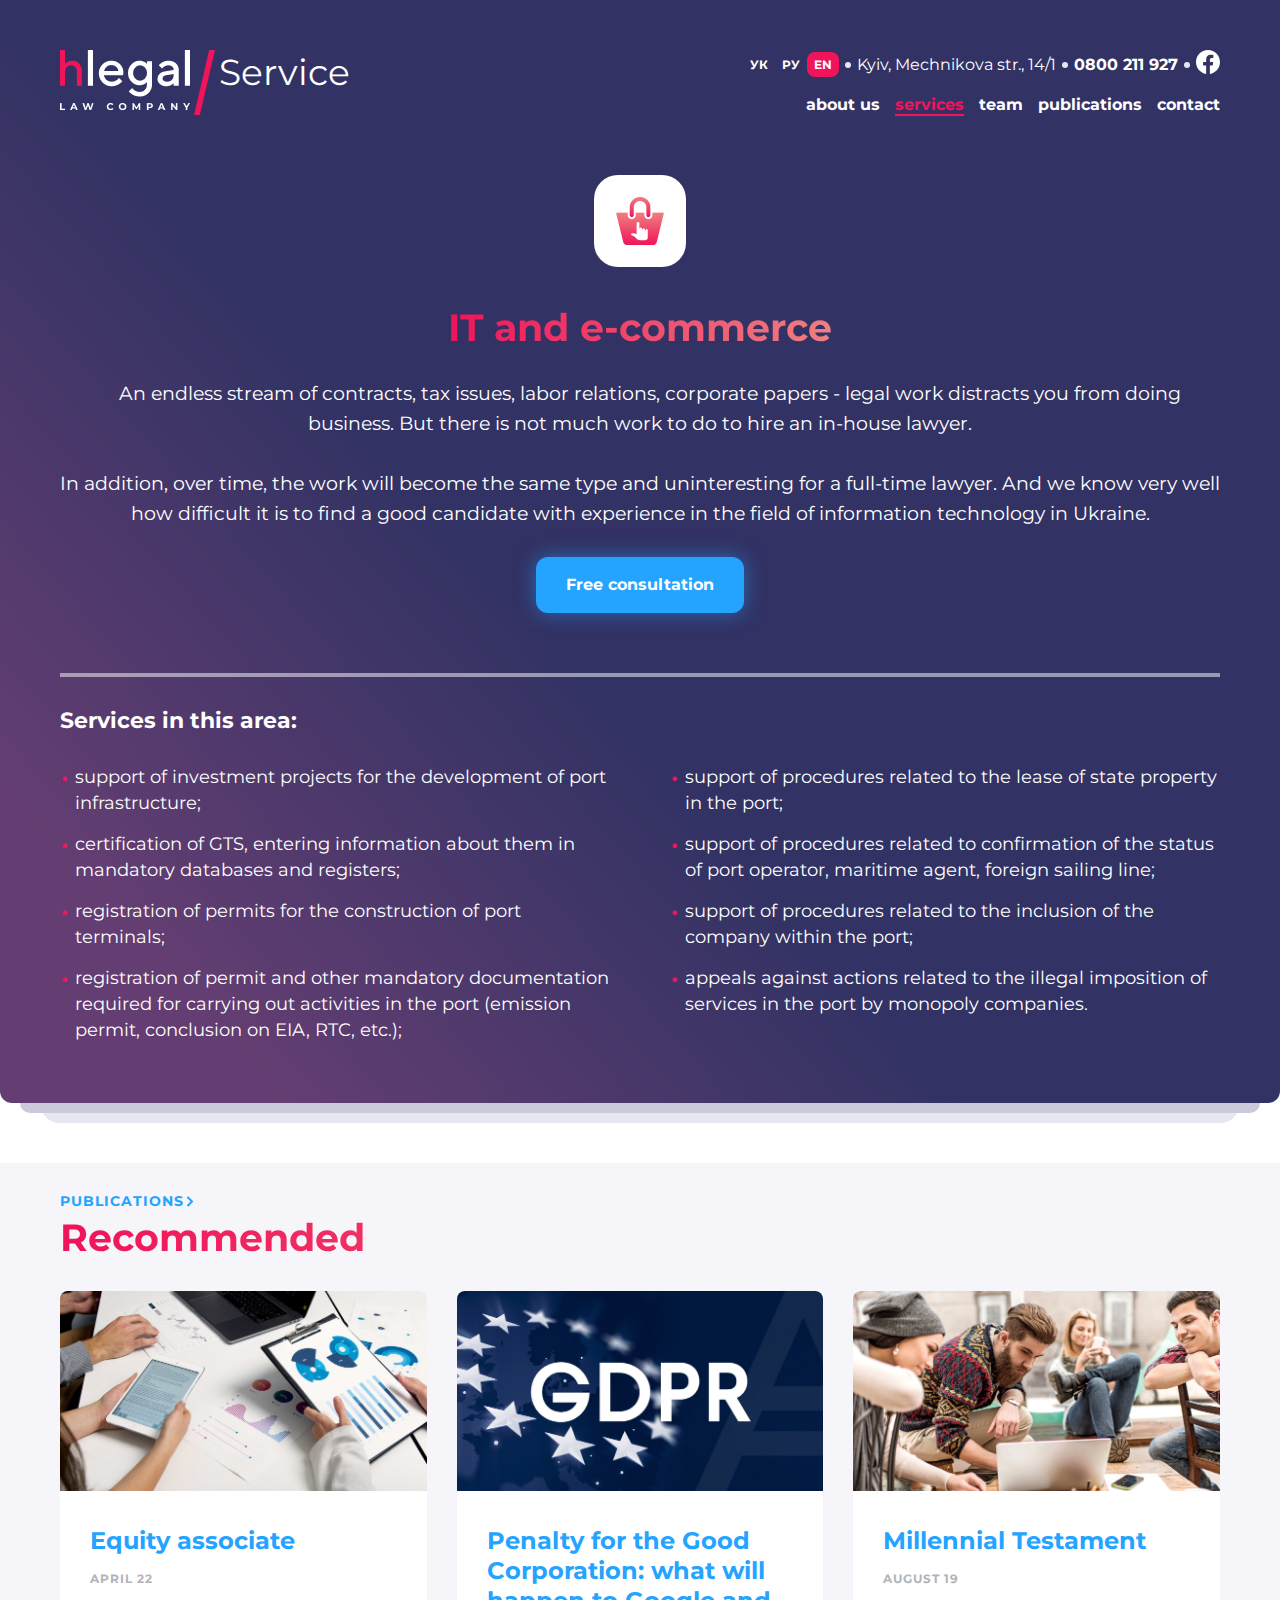
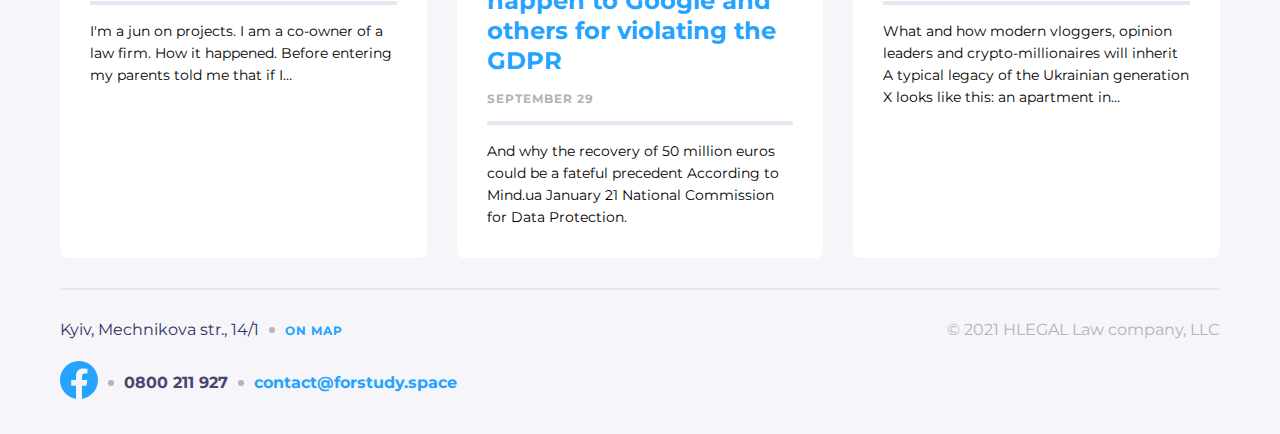
<file: pages/service_entry_page.html>
<!DOCTYPE html>
<html lang="en">

<head>
    <meta charset="UTF-8">
    <meta http-equiv="X-UA-Compatible" content="IE=edge">
    <meta name="viewport" content="width=device-width, initial-scale=1.0">
    <title>Service</title>
    <link rel="stylesheet" href="../fonts/fonts.css">
    <link rel="stylesheet" href="../style/service_entry.css">
    <link rel="stylesheet" href="../style/main_style.css">
    <link rel="stylesheet" href="../style/media.css">
</head>

<body class="body invert">
    <div class="wrapper_gradient">
        <header class="main_header">
            <div class="container wide">
                <div class="header">
                    <div class="logo">
                        <a href="../index.html"><img src="../img/Logo_white.png" alt="Logo" class="logo_img"></a>
                        <img src="../img/Slash.png" alt="Slash" class="logo_slash">
                        <p class="logo_name white">Service</p>
                    </div>
                    <div class="info">
                        <div class="info_header flex">
                            <ul class="lang flex">
                                <li class="lang_action bg_home">УК</li>
                                <li class="lang_action bg_home">РУ</li>
                                <li class="lang_action bg_home active_lang">EN</li>
                            </ul>
                            <p class="dot"></p>
                            <ul class="contact  flex">
                                <li class="contact_info b_contact white">Kyiv, Mechnikova str., 14/1</li>
                                <li class="contact_info white">
                                    <p class="dot"></p>
                                </li>
                                <li class="contact_info bg_home white"><a href="tel:0800211927">0800 211 927</a></li>
                                <li class="contact_info white">
                                    <p class="dot"></p>
                                </li>
                                <li class="contact_info b_contact">
                                    <a href="https://facebook.com" class="contact_page" target="_blank">
                                        <svg width="24" height="24" viewBox="0 0 24 24" fill="none"
                                            xmlns="http://www.w3.org/2000/svg">
                                            <path class="letter"
                                                d="M24 12.0733C24 5.40541 18.6274 0 12 0C5.37258 0 0 5.40541 0 12.0733C0 18.0995 4.38823 23.0943 10.125 24V15.5633H7.07813V12.0733H10.125V9.41343C10.125 6.38755 11.9165 4.71615 14.6576 4.71615C15.9705 4.71615 17.3438 4.95195 17.3438 4.95195V7.92313H15.8306C14.3399 7.92313 13.875 8.85379 13.875 9.80857V12.0733H17.2031L16.6711 15.5633H13.875V24C19.6118 23.0943 24 18.0995 24 12.0733Z"
                                                fill="white" />
                                        </svg>
                                    </a>
                                </li>
                            </ul>
                        </div>
                    </div>
                    <div class="navigation">
                        <input type="checkbox" class="check">
                        <p class="burger">
                            <span class="burger_line"></span>
                            <span class="burger_line"></span>
                            <span class="burger_line"></span>
                            <span class="burger_line"></span>
                        </p>
                        <nav class="nav_header">
                            <ul class="burger_list">
                                <li class="burger_info"><a href="#" class="nav_link white">about us</a></li>
                                <li class="burger_info"><a href="./service_page.html"
                                        class="nav_link white active_link">services</a></li>
                                <li class="burger_info"><a href="./team_page.html" class="nav_link white">team</a>
                                </li>
                                <li class="burger_info"><a href="#" class="nav_link white">publications</a></li>
                                <li class="burger_info"><a href="./contact_page.html" class="nav_link white">contact</a>
                                </li>
                            </ul>
                        </nav>
                    </div>
                </div>
            </div>
        </header>
        <section class="card_screen">
            <div class="container width">
                <div class="wrapper_service">
                    <div class="wrap_service entry flex items_center flex_col">
                        <div class="wrap_service_img flex items_center justify_content">
                            <img src="../img/service_icon/Ecommerce.png" alt="ecommerce" class="service_img">
                        </div>
                        <h2 class="service_card_title hero mt10">IT and e-commerce</h2>
                        <div class="service_description">
                            <p class="service_card_desc">An endless stream of contracts, tax issues, labor
                                relations,
                                corporate papers - legal work distracts you from doing business. But there is not much
                                work to do to hire an in-house lawyer. <br><br>
                                In addition, over time, the work will become the same type and uninteresting for a
                                full-time lawyer. And we know very well how difficult it is to find a good candidate
                                with experience in the field of information technology in Ukraine.</p>
                        </div>
                        <button class="service_btn">Free consultation</button>
                    </div>
                </div>
                <div class="list_Service">
                    <h2 class="list_Service_title">Services in this area:</h2>
                    <ul class="list_It">
                        <li class="info_It">support of investment projects for the development of port
                            infrastructure;
                        </li>
                        <li class="info_It">certification of GTS, entering information about them in mandatory databases
                            and registers;
                        </li>
                        <li class="info_It">registration of permits for the construction of port terminals;</li>
                        <li class="info_It">registration of permit and other mandatory documentation required for
                            carrying out
                            activities in the port (emission permit, conclusion on EIA, RTC, etc.);</li>
                        <li class="info_It">support of procedures related to the lease of state property in the port;
                        </li>
                        <li class="info_It">support of procedures related to confirmation of the status of port
                            operator, maritime
                            agent, foreign sailing line;</li>
                        <li class="info_It">support of procedures related to the inclusion of the company within the
                            port;</li>
                        <li class="info_It">appeals against actions related to the illegal imposition of services in the
                            port by
                            monopoly companies.</li>
                    </ul>
                </div>
            </div>
            <div class="popup_wrapper">
                <div class="form_feedback desktop">
                    <div class="close">
                        <svg class="close_up" width="32" height="32" viewBox="0 0 32 32" fill="none"
                            xmlns="http://www.w3.org/2000/svg">
                            <path d="M7 7L25 25" stroke="#EC6F5D" stroke-width="2" />
                            <path d="M25 7L7 25" stroke="#EC6F5D" stroke-width="2" />
                        </svg>
                    </div>
                    <!-- <span class="close">&times;</span> -->
                    <h2 class="hero_Form">We would like to help you</h2>
                    <form action="https://fom.in.ua/echo" method="post" class="feedback">
                        <label class="name">
                            <input type="text" name="Name" placeholder="Name" class="form_Name input_Size pb15">
                        </label>
                        <label class="message">
                            <textarea name="Message" class="form_Message pb15" placeholder="Message"></textarea>
                        </label>
                        <label class="name_Label">
                            <span class="phone_L"> How to answer you?</span>
                            <input type="tel" name="Telephone" pattern=".{10,}" class="form_Phone input_Size pb15"
                                placeholder="Phone number" title="Please enter only number">
                        </label>
                        <label class="email">
                            <input type="email" name="Email" class="form_Email input_Size pb15" placeholder="Email">
                        </label>
                        <input type="submit" value="Send Message" class="form_Submit input_Size">
                    </form>
                </div>
            </div>
        </section>
    </div>
    <main>
        <!-- <section class="brand_screen size">
            <h2 class="brand_screen_title mb30 mt80">They already trust us</h2>
            <div class="brand_wrapper grid">
                <div class="client_wrap hillel flex flex_wrap justify_content">
                    <img src="../img/Clients/hillel.png" alt="hillel" class="client_img">
                </div>
                <div class="client_wrap wannabiz flex flex_wrap justify_content">
                    <img src="../img/Clients/wannabiz.png" alt="wannabiz" class="client_img">
                </div>
                <div class="client_wrap tapgerine flex flex_wrap justify_content">
                    <img src="../img/Clients/tapgerine.png" alt="tapgerine" class="client_img">
                </div>
                <div class="client_wrap look flex flex_wrap justify_content">
                    <img src="../img/Clients/3dlook.png" alt="3dlook" class="client_img">
                </div>
                <div class="client_wrap orangear flex flex_wrap justify_content">
                    <img src="../img/Clients/orangear.png" alt="orangear" class="client_img">
                </div>
                <div class="client_wrap adtelligent flex flex_wrap justify_content">
                    <img src="../img/Clients/adtelligent.png" alt="adtelligent" class="client_img">
                </div>
                <div class="client_wrap clickky flex flex_wrap justify_content">
                    <img src="../img/Clients/clickky.png" alt="clickky" class="client_img">
                </div>
                <div class="client_wrap eco flex flex_wrap justify_content">
                    <img src="../img/Clients/eco-leasing.png" alt="eco-leasing" class="client_img">
                </div>
                <div class="client_wrap ingratek flex flex_wrap justify_content">
                    <img src="../img/Clients/ingratek.png" alt="ingratek" class="client_img">
                </div>
                <div class="client_wrap city-par flex flex_wrap justify_content">
                    <img src="../img/Clients/city-par.png" alt="city-par" class="client_img">
                </div>
                <div class="client_wrap artprint flex flex_wrap justify_content">
                    <img src="../img/Clients/artprint.png" alt="artprint" class="client_img">
                </div>
                <div class="client_wrap ultimatecard flex flex_wrap justify_content">
                    <img src="../img/Clients/ultimatecard.png" alt="ultimatecard" class="client_img">
                </div>
            </div>
        </section> -->
        <section class="publication_section bg_gray">
            <div class="container wide">
                <a href="#" class="service_link flex items_center pt30" target="_blank">
                    <p class="service_link_title">Publications</p><svg width="12" height="13" viewBox="0 0 12 13"
                        fill="none" xmlns="http://www.w3.org/2000/svg">
                        <path class="letter" d="M3.5 2L8 6.5L3.5 11" stroke="#24A3FF" stroke-width="2" />
                    </svg>
                </a>
                <h2 class="service_card_title hero mt5 pb30">Recommended</h2>
                <div class="public_wrapper grid">
                    <div class="public_card card_equity">
                        <div class="public_card_img">
                            <img src="../img/public_img/Publication-1.jpg" alt="public" class="public_img">
                        </div>
                        <div class="public_link_title flex flex_col">
                            <a href="#" class="public_link">
                                <h2 class="public_title">Equity associate</h2>
                            </a>
                            <h3 class="public_date">April 22</h3>
                            <p class="public_description">I'm a jun on projects. I am a co-owner of a law firm. How
                                it
                                happened. Before entering my parents told me that if I…</p>

                        </div>
                    </div>
                    <div class="public_card card_penalty">
                        <div class="public_card_img">
                            <img src="../img/public_img/Publication-2.jpg" alt="public" class="public_img">
                        </div>
                        <div class="public_link_title flex flex_col">
                            <a href="#" class="public_link">
                                <h2 class="public_title">Penalty for the Good Corporation: what will happen to Google
                                    and others for violating the GDPR</h2>
                            </a>
                            <h3 class="public_date">September 29</h3>
                            <p class="public_description">And why the recovery of 50 million euros could be a fateful
                                precedent According to Mind.ua January 21 National Commission for Data Protection.</p>

                        </div>
                    </div>
                    <div class="public_card card_mil">
                        <div class="public_card_img">
                            <img src="../img/public_img/Publication-3.jpg" alt="public" class="public_img">
                        </div>
                        <div class="public_link_title flex flex_col">
                            <a href="#" class="public_link">
                                <h2 class="public_title">Millennial Testament</h2>
                            </a>
                            <h3 class="public_date">August 19</h3>
                            <p class="public_description">What and how modern vloggers, opinion leaders and
                                crypto-millionaires will inherit A typical legacy of the Ukrainian generation X looks
                                like this: an apartment in…</p>

                        </div>
                    </div>
                </div>
            </div>
        </section>
    </main>
    <footer class="main_footer bg_gray">
        <div class="container wide">
            <div class="footer flex">
                <div class="f_contact_main flex">
                    <ul class="f_adress_main flex">
                        <li class="adress_link">Kyiv, Mechnikova str., 14/1</li>
                        <li class="adress_link">
                            <p class="dot"></p>
                        </li>
                        <li class="adress_link"><a
                                href="https://www.google.com.ua/maps/place/Pyam'yatnyk+Zhertvam+Teroryzmu,+%D0%9F%D0%BE%D0%B1%D0%BB%D0%B8%D0%B7%D1%83+%D1%81%D1%82%D0%B0%D0%BD%D1%86%D1%96%D1%97+%D0%BC%D0%B5%D1%82%D1%80%D0%BE+%D0%9A%D0%BB%D0%BE%D0%B2%D1%81%D1%8C%D0%BA%D0%B0,+%D0%B2%D1%83%D0%BB%D0%B8%D1%86%D1%8F+%D0%9C%D0%B5%D1%87%D0%BD%D0%B8%D0%BA%D0%BE%D0%B2%D0%B0,+14%2F1,+%D0%9A%D0%B8%D1%97%D0%B2,+01023/@50.4368601,30.529918,17z/data=!3m1!4b1!4m5!3m4!1s0x40d4cf00d4d55dad:0x40f274cb5d991e55!8m2!3d50.4368601!4d30.5321067?hl=ru"
                                class="map" target="_blank">ON MAP</a></li>
                    </ul>
                </div>
                <div class="f_contact_two flex">
                    <ul class="footer_link flex">
                        <li class="f_link"><a href="https://facebook.com" class="contact_page" target="_blank">
                                <svg width="38" height="38" viewBox="0 0 38 38" fill="none"
                                    xmlns="http://www.w3.org/2000/svg">
                                    <path class="letter"
                                        d="M38 19.1161C38 8.55857 29.4934 0 19 0C8.50658 0 0 8.55857 0 19.1161C0 28.6575 6.94803 36.5659 16.0312 38V24.6419H11.207V19.1161H16.0312V14.9046C16.0312 10.1136 18.8678 7.46723 23.2078 7.46723C25.2866 7.46723 27.4609 7.84059 27.4609 7.84059V12.545H25.0651C22.7048 12.545 21.9688 14.0185 21.9688 15.5302V19.1161H27.2383L26.3959 24.6419H21.9688V38C31.052 36.5659 38 28.6575 38 19.1161Z"
                                        fill="#24A3FF" />
                                </svg>
                            </a></li>
                        <li class="f_link">
                            <p class="dot"></p>
                        </li>
                        <li class="f_link f_style"><a href="tel:0800211927">0800 211 927</a></li>
                        <li class="f_link">
                            <p class="dot"></p>
                        </li>
                        <li class="f_link">
                            <a href="mailto:contact@forstudy.space" class="email_page">
                                contact@forstudy.space
                            </a>
                        </li>
                    </ul>
                </div>
                <div class="copy">
                    <p class="copyright">© 2021 HLEGAL Law company, LLC</p>
                </div>
            </div>
        </div>
    </footer>
    <script src="../js/script2.js"></script>
</body>

</html>
</file>
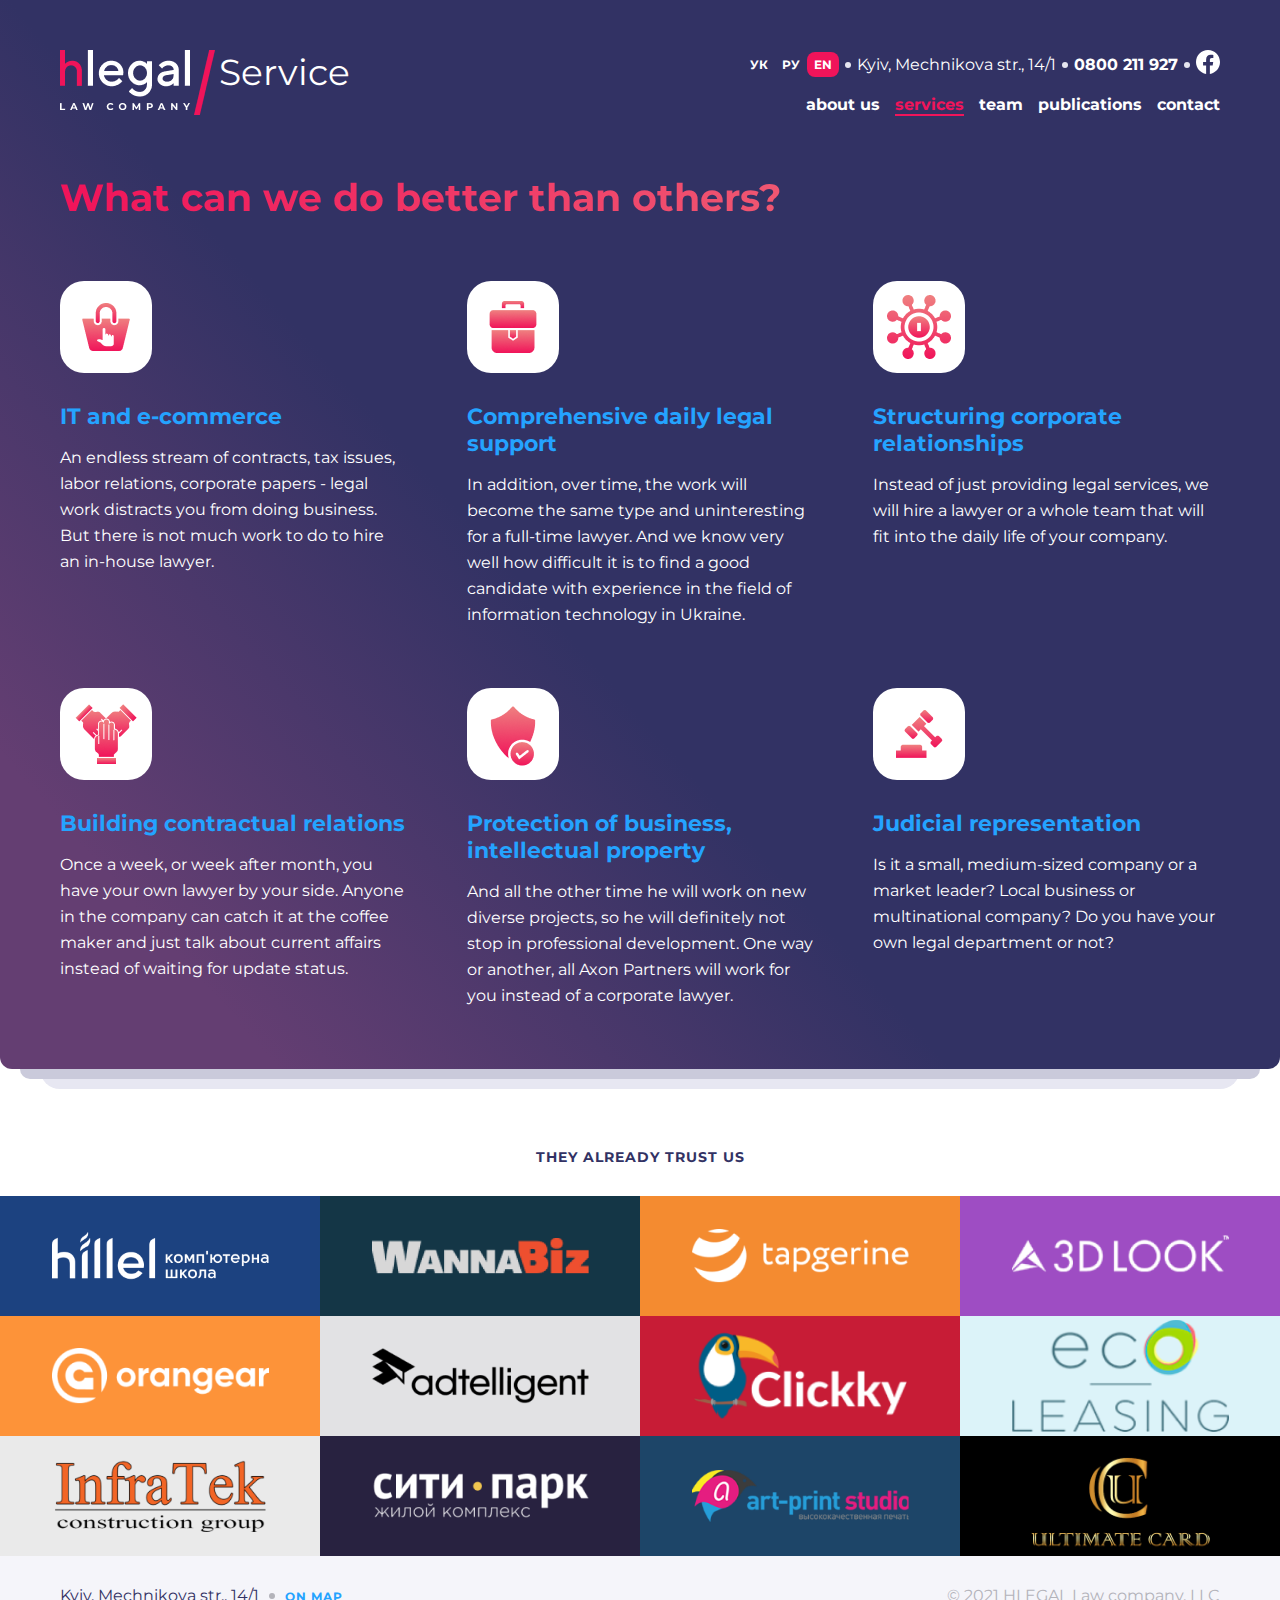
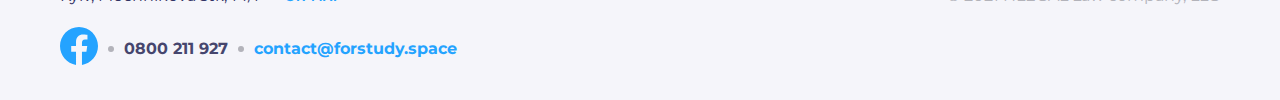
<file: pages/service_page.html>
<!DOCTYPE html>
<html lang="en">

<head>
    <meta charset="UTF-8">
    <meta http-equiv="X-UA-Compatible" content="IE=edge">
    <meta name="viewport" content="width=device-width, initial-scale=1.0">
    <title>Service</title>
    <link rel="stylesheet" href="../fonts/fonts.css">
    <link rel="stylesheet" href="../style/service_page.css">
    <link rel="stylesheet" href="../style/main_style.css">
    <link rel="stylesheet" href="../style/media.css">
</head>

<body class="body invert">
    <div class="wrapper_gradient">
        <header class="main_header">
            <div class="container wide">
                <div class="header">
                    <div class="logo">
                        <a href="../index.html"><img src="../img/Logo_white.png" alt="Logo" class="logo_img"></a>
                        <img src="../img/Slash.png" alt="Slash" class="logo_slash">
                        <p class="logo_name white">Service</p>
                    </div>
                    <div class="info">
                        <div class="info_header flex">
                            <ul class="lang flex">
                                <li class="lang_action bg_home">УК</li>
                                <li class="lang_action bg_home">РУ</li>
                                <li class="lang_action bg_home active_lang">EN</li>
                            </ul>
                            <p class="dot"></p>
                            <ul class="contact  flex">
                                <li class="contact_info b_contact white">Kyiv, Mechnikova str., 14/1</li>
                                <li class="contact_info white">
                                    <p class="dot"></p>
                                </li>
                                <li class="contact_info bg_home white"><a href="tel:0800211927">0800 211 927</a></li>
                                <li class="contact_info white">
                                    <p class="dot"></p>
                                </li>
                                <li class="contact_info b_contact">
                                    <a href="https://facebook.com" class="contact_page" target="_blank">
                                        <svg width="24" height="24" viewBox="0 0 24 24" fill="none"
                                            xmlns="http://www.w3.org/2000/svg">
                                            <path class="letter"
                                                d="M24 12.0733C24 5.40541 18.6274 0 12 0C5.37258 0 0 5.40541 0 12.0733C0 18.0995 4.38823 23.0943 10.125 24V15.5633H7.07813V12.0733H10.125V9.41343C10.125 6.38755 11.9165 4.71615 14.6576 4.71615C15.9705 4.71615 17.3438 4.95195 17.3438 4.95195V7.92313H15.8306C14.3399 7.92313 13.875 8.85379 13.875 9.80857V12.0733H17.2031L16.6711 15.5633H13.875V24C19.6118 23.0943 24 18.0995 24 12.0733Z"
                                                fill="white" />
                                        </svg>
                                    </a>
                                </li>
                            </ul>
                        </div>
                    </div>
                    <div class="navigation">
                        <input type="checkbox" class="check">
                        <p class="burger">
                            <span class="burger_line"></span>
                            <span class="burger_line"></span>
                            <span class="burger_line"></span>
                            <span class="burger_line"></span>
                        </p>
                        <nav class="nav_header">
                            <ul class="burger_list">
                                <li class="burger_info"><a href="#" class="nav_link white">about us</a></li>
                                <li class="burger_info"><a href="./service_page.html"
                                        class="nav_link white active_link">services</a></li>
                                <li class="burger_info"><a href="./team_page.html" class="nav_link white">team</a>
                                </li>
                                <li class="burger_info"><a href="#" class="nav_link white">publications</a></li>
                                <li class="burger_info"><a href="./contact_page.html" class="nav_link white">contact</a>
                                </li>
                            </ul>
                        </nav>
                    </div>
                </div>
            </div>
        </header>

        <section class="card_screen">
            <div class="container wide">
                <h2 class="service_card_title hero mt10">What can we do better than others?</h2>
                <div class="wrapper_service grid">
                    <div class="wrap_service">
                        <div class="wrap_service_img flex items_center justify_content">
                            <img src="../img/service_icon/Ecommerce.png" alt="ecommerce" class="service_img">
                        </div>
                        <div class="service_description">
                            <a href="./service_entry_page.html" class="service_title_link">
                                <h4 class="service_title">IT and e-commerce</h4>
                            </a>
                            <p class="service_card_desc">An endless stream of contracts, tax issues, labor relations,
                                corporate papers - legal work distracts you from doing business. But there is not much
                                work to do to hire an in-house lawyer.</p>
                        </div>
                    </div>
                    <div class="wrap_service">
                        <div class="wrap_service_img flex items_center justify_content">
                            <img src="../img/service_icon/Support.png" alt="support" class="service_img">
                        </div>
                        <div class="service_description">
                            <a href="#" class="service_title_link">
                                <h4 class="service_title">Comprehensive daily
                                    legal support</h4>
                            </a>
                            <p class="service_card_desc">In addition, over time, the work will become the same type and
                                uninteresting for a full-time lawyer. And we know very well how difficult it is to find
                                a good candidate with experience in the field of information technology in Ukraine.</p>
                        </div>
                    </div>
                    <div class="wrap_service">
                        <div class="wrap_service_img flex items_center justify_content">
                            <img src="../img/service_icon/Coprorate.png" alt="corporate" class="service_img">
                        </div>
                        <div class="service_description">
                            <a href="#" class="service_title_link">
                                <h4 class="service_title">Structuring corporate relationships</h4>
                            </a>
                            <p class="service_card_desc">Instead of just providing legal services, we will hire a lawyer
                                or a whole team that will fit into the daily life of your company.</p>
                        </div>
                    </div>
                    <div class="wrap_service">
                        <div class="wrap_service_img flex items_center justify_content">
                            <img src="../img/service_icon/Trust.png" alt="Trust" class="service_img">
                        </div>
                        <div class="service_description">
                            <a href="#" class="service_title_link">
                                <h4 class="service_title">Building contractual relations</h4>
                            </a>
                            <p class="service_card_desc">Once a week, or week after month, you have your own lawyer by
                                your side. Anyone in the company can catch it at the coffee maker and just talk about
                                current affairs instead of waiting for update status.</p>
                        </div>
                    </div>
                    <div class="wrap_service">
                        <div class="wrap_service_img flex items_center justify_content">
                            <img src="../img/service_icon/Protection.png" alt="Protection" class="service_img">
                        </div>
                        <div class="service_description">
                            <a href="#" class="service_title_link">
                                <h4 class="service_title">Protection of business, intellectual property</h4>
                            </a>
                            <p class="service_card_desc">And all the other time he will work on new diverse projects, so
                                he will definitely not stop in professional development. One way or another, all Axon
                                Partners will work for you instead of a corporate lawyer.</p>
                        </div>
                    </div>
                    <div class="wrap_service">
                        <div class="wrap_service_img flex items_center justify_content">
                            <img src="../img/service_icon/Court.png" alt="Court" class="service_img">
                        </div>
                        <div class="service_description">
                            <a href="#" class="service_title_link">
                                <h4 class="service_title">Judicial representation</h4>
                            </a>
                            <p class="service_card_desc">Is it a small, medium-sized company or a market leader? Local
                                business or multinational company? Do you have your own legal department or not?</p>
                        </div>
                    </div>
                </div>
            </div>
        </section>
    </div>
    <main>
        <section class="brand_screen size">
            <h2 class="brand_screen_title mb30 mt80">They already trust us</h2>
            <div class="brand_wrapper grid">
                <div class="client_wrap hillel flex flex_wrap justify_content">
                    <img src="../img/Clients/hillel.png" alt="hillel" class="client_img">
                </div>
                <div class="client_wrap wannabiz flex flex_wrap justify_content">
                    <img src="../img/Clients/wannabiz.png" alt="wannabiz" class="client_img">
                </div>
                <div class="client_wrap tapgerine flex flex_wrap justify_content">
                    <img src="../img/Clients/tapgerine.png" alt="tapgerine" class="client_img">
                </div>
                <div class="client_wrap look flex flex_wrap justify_content">
                    <img src="../img/Clients/3dlook.png" alt="3dlook" class="client_img">
                </div>
                <div class="client_wrap orangear flex flex_wrap justify_content">
                    <img src="../img/Clients/orangear.png" alt="orangear" class="client_img">
                </div>
                <div class="client_wrap adtelligent flex flex_wrap justify_content">
                    <img src="../img/Clients/adtelligent.png" alt="adtelligent" class="client_img">
                </div>
                <div class="client_wrap clickky flex flex_wrap justify_content">
                    <img src="../img/Clients/clickky.png" alt="clickky" class="client_img">
                </div>
                <div class="client_wrap eco flex flex_wrap justify_content">
                    <img src="../img/Clients/eco-leasing.png" alt="eco-leasing" class="client_img">
                </div>
                <div class="client_wrap ingratek flex flex_wrap justify_content">
                    <img src="../img/Clients/ingratek.png" alt="ingratek" class="client_img">
                </div>
                <div class="client_wrap city-par flex flex_wrap justify_content">
                    <img src="../img/Clients/city-par.png" alt="city-par" class="client_img">
                </div>
                <div class="client_wrap artprint flex flex_wrap justify_content">
                    <img src="../img/Clients/artprint.png" alt="artprint" class="client_img">
                </div>
                <div class="client_wrap ultimatecard flex flex_wrap justify_content">
                    <img src="../img/Clients/ultimatecard.png" alt="ultimatecard" class="client_img">
                </div>
            </div>
        </section>
    </main>
    <footer class="main_footer bg_gray">
        <div class="container wide">
            <div class="footer flex">
                <div class="f_contact_main flex">
                    <ul class="f_adress_main flex">
                        <li class="adress_link">Kyiv, Mechnikova str., 14/1</li>
                        <li class="adress_link">
                            <p class="dot"></p>
                        </li>
                        <li class="adress_link"><a
                                href="https://www.google.com.ua/maps/place/Pyam'yatnyk+Zhertvam+Teroryzmu,+%D0%9F%D0%BE%D0%B1%D0%BB%D0%B8%D0%B7%D1%83+%D1%81%D1%82%D0%B0%D0%BD%D1%86%D1%96%D1%97+%D0%BC%D0%B5%D1%82%D1%80%D0%BE+%D0%9A%D0%BB%D0%BE%D0%B2%D1%81%D1%8C%D0%BA%D0%B0,+%D0%B2%D1%83%D0%BB%D0%B8%D1%86%D1%8F+%D0%9C%D0%B5%D1%87%D0%BD%D0%B8%D0%BA%D0%BE%D0%B2%D0%B0,+14%2F1,+%D0%9A%D0%B8%D1%97%D0%B2,+01023/@50.4368601,30.529918,17z/data=!3m1!4b1!4m5!3m4!1s0x40d4cf00d4d55dad:0x40f274cb5d991e55!8m2!3d50.4368601!4d30.5321067?hl=ru"
                                class="map" target="_blank">ON MAP</a></li>
                    </ul>
                </div>
                <div class="f_contact_two flex">
                    <ul class="footer_link flex">
                        <li class="f_link"><a href="https://facebook.com" class="contact_page" target="_blank">
                                <svg width="38" height="38" viewBox="0 0 38 38" fill="none"
                                    xmlns="http://www.w3.org/2000/svg">
                                    <path class="letter"
                                        d="M38 19.1161C38 8.55857 29.4934 0 19 0C8.50658 0 0 8.55857 0 19.1161C0 28.6575 6.94803 36.5659 16.0312 38V24.6419H11.207V19.1161H16.0312V14.9046C16.0312 10.1136 18.8678 7.46723 23.2078 7.46723C25.2866 7.46723 27.4609 7.84059 27.4609 7.84059V12.545H25.0651C22.7048 12.545 21.9688 14.0185 21.9688 15.5302V19.1161H27.2383L26.3959 24.6419H21.9688V38C31.052 36.5659 38 28.6575 38 19.1161Z"
                                        fill="#24A3FF" />
                                </svg>
                            </a></li>
                        <li class="f_link">
                            <p class="dot"></p>
                        </li>
                        <li class="f_link f_style"><a href="tel:0800211927">0800 211 927</a></li>
                        <li class="f_link">
                            <p class="dot"></p>
                        </li>
                        <li class="f_link">
                            <a href="mailto:contact@forstudy.space" class="email_page">
                                contact@forstudy.space
                            </a>
                        </li>
                    </ul>
                </div>
                <div class="copy">
                    <p class="copyright">© 2021 HLEGAL Law company, LLC</p>
                </div>
            </div>
        </div>
    </footer>
</body>

</html>
</file>
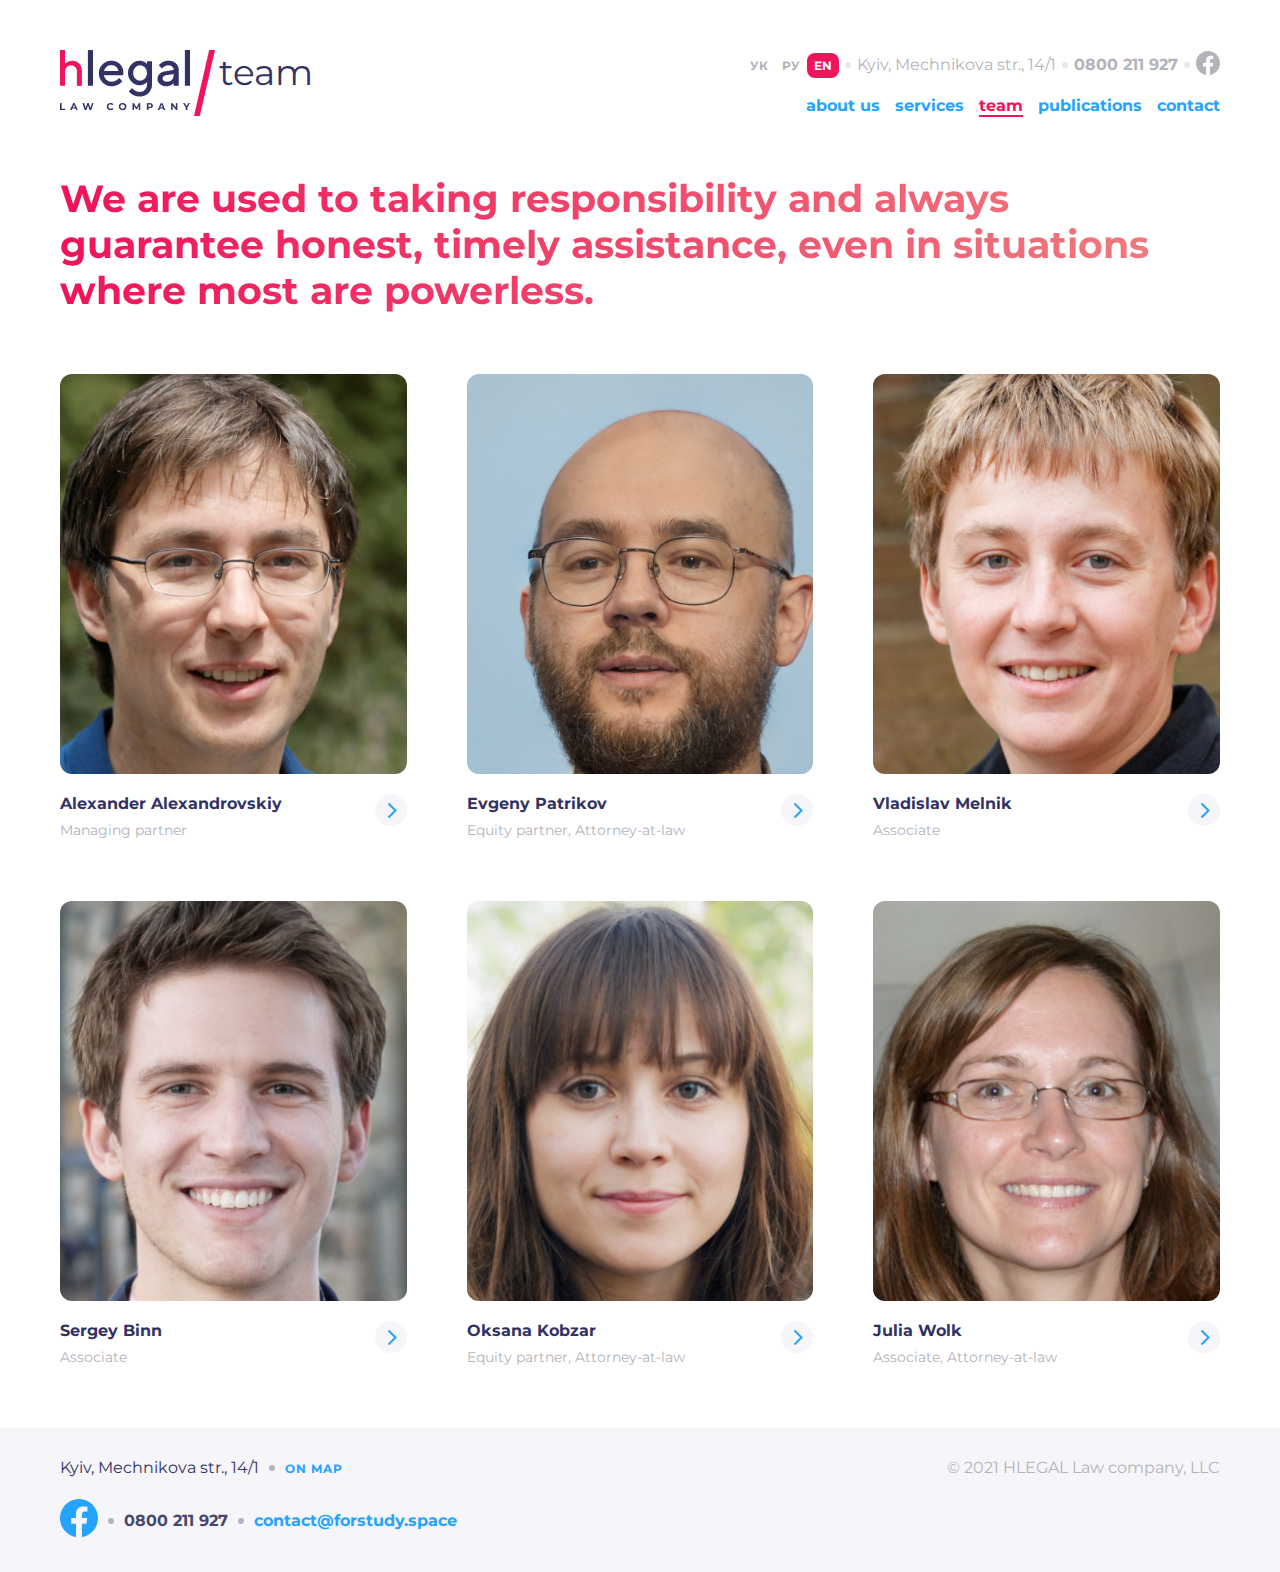
<file: pages/team_page.html>
<!DOCTYPE html>
<html lang="en">

<head>
    <meta charset="UTF-8">
    <meta http-equiv="X-UA-Compatible" content="IE=edge">
    <meta name="viewport" content="width=device-width, initial-scale=1.0">
    <title>Team</title>
    <link rel="stylesheet" href="../fonts/fonts.css">
    <link rel="stylesheet" href="../style/team_page.css">
    <link rel="stylesheet" href="../style/main_style.css">
    <link rel="stylesheet" href="../style/media.css">
</head>

<body>
    <header class="main_header">
        <div class="container wide">
            <div class="header">
                <div class="logo">
                    <a href="../index.html"><img src="../img/Logo.png" alt="Logo" class="logo_img"></a>
                    <img src="../img/Slash.png" alt="Slash" class="logo_slash">
                    <p class="logo_name">team</p>
                </div>
                <div class="info">
                    <div class="info_header flex">
                        <ul class="lang flex">
                            <li class="lang_action">УК</li>
                            <li class="lang_action">РУ</li>
                            <li class="lang_action active_lang">EN</li>
                        </ul>
                        <p class="dot"></p>
                        <ul class="contact flex">
                            <li class="contact_info b_contact">Kyiv, Mechnikova str., 14/1</li>
                            <li class="contact_info">
                                <p class="dot"></p>
                            </li>
                            <li class="contact_info"><a href="tel:0800211927">0800 211 927</a></li>
                            <li class="contact_info">
                                <p class="dot"></p>
                            </li>
                            <li class="contact_info b_contact">
                                <a href="https://facebook.com" class="contact_page" target="_blank">
                                    <svg width="24" height="24" viewBox="0 0 24 24" fill="none"
                                        xmlns="http://www.w3.org/2000/svg">
                                        <path class="letter"
                                            d="M24 12.0733C24 5.40541 18.6274 0 12 0C5.37258 0 0 5.40541 0 12.0733C0 18.0995 4.38823 23.0943 10.125 24V15.5633H7.07813V12.0733H10.125V9.41343C10.125 6.38755 11.9165 4.71615 14.6576 4.71615C15.9705 4.71615 17.3438 4.95195 17.3438 4.95195V7.92313H15.8306C14.3399 7.92313 13.875 8.85379 13.875 9.80857V12.0733H17.2031L16.6711 15.5633H13.875V24C19.6118 23.0943 24 18.0995 24 12.0733Z"
                                            fill="#B3B3BA" />
                                    </svg>
                                </a>
                            </li>

                        </ul>
                    </div>
                </div>
                <div class="navigation">
                    <input type="checkbox" class="check">
                    <p class="burger">
                        <span class="burger_line"></span>
                        <span class="burger_line"></span>
                        <span class="burger_line"></span>
                        <span class="burger_line"></span>
                    </p>
                    <nav class="nav_header">
                        <ul class="burger_list">
                            <li class="burger_info"><a href="#" class="nav_link">about us</a></li>
                            <li class="burger_info"><a href="./service_page.html" class="nav_link">services</a></li>
                            <li class="burger_info"><a href="#" class="nav_link active_link">team</a></li>
                            <li class="burger_info"><a href="#" class="nav_link">publications</a></li>
                            <li class="burger_info"><a href="./contact_page.html" class="nav_link">contact</a></li>
                        </ul>
                    </nav>
                </div>
            </div>
        </div>
    </header>
    <main>
        <div class="container">
            <h1 class="hero">We are used to taking responsibility and always guarantee honest, timely assistance, even
                in situations where most are powerless.</h1>
        </div>
        <section class="container wide">
            <div class="wrapper grid">
                <div class="card">
                    <img src="../img/team_user/Team-1.jpg" alt="Alexander" class="team_img">
                    <div class="card_txt flex flex_between">
                        <div class="description">
                            <h4 class="name">Alexander Alexandrovskiy</h4>
                            <p class="position">Managing partner</p>
                        </div>
                        <a href="#" class="row"><svg width="32" height="32" viewBox="0 0 32 32" fill="none"
                                xmlns="http://www.w3.org/2000/svg">
                                <circle cx="16" cy="16" r="16" fill="#F5F5FA" />
                                <path class="letter" d="M13.5 23.5L20.5 16.5L13.5 9.5" stroke="#24A3FF"
                                    stroke-width="2" />
                            </svg></a>
                    </div>
                </div>
                <div class="card">
                    <img src="../img/team_user/Team-2.jpg" alt="Evgeny" class="team_img">
                    <div class="card_txt flex flex_between">
                        <div class="description">
                            <h4 class="name">Evgeny Patrikov</h4>
                            <p class="position">Equity partner, Attorney-at-law</p>
                        </div>
                        <a href="#" class="row"><svg width="32" height="32" viewBox="0 0 32 32" fill="none"
                                xmlns="http://www.w3.org/2000/svg">
                                <circle cx="16" cy="16" r="16" fill="#F5F5FA" />
                                <path class="letter" d="M13.5 23.5L20.5 16.5L13.5 9.5" stroke="#24A3FF"
                                    stroke-width="2" />
                            </svg></a>
                    </div>
                </div>
                <div class="card">
                    <img src="../img/team_user/Team-3.jpg" alt="Vladislav" class="team_img">
                    <div class="card_txt flex flex_between">
                        <div class="description">
                            <h4 class="name">Vladislav Melnik</h4>
                            <p class="position">Associate</p>
                        </div>
                        <a href="#" class="row"><svg width="32" height="32" viewBox="0 0 32 32" fill="none"
                                xmlns="http://www.w3.org/2000/svg">
                                <circle cx="16" cy="16" r="16" fill="#F5F5FA" />
                                <path class="letter" d="M13.5 23.5L20.5 16.5L13.5 9.5" stroke="#24A3FF"
                                    stroke-width="2" />
                            </svg></a>
                    </div>
                </div>
                <div class="card">
                    <img src="../img/team_user/Team-4.jpg" alt="Sergey" class="team_img">
                    <div class="card_txt flex flex_between">
                        <div class="description">
                            <h4 class="name">Sergey Binn</h4>
                            <p class="position">Associate</p>
                        </div>
                        <a href="#" class="row"><svg width="32" height="32" viewBox="0 0 32 32" fill="none"
                                xmlns="http://www.w3.org/2000/svg">
                                <circle cx="16" cy="16" r="16" fill="#F5F5FA" />
                                <path class="letter" d="M13.5 23.5L20.5 16.5L13.5 9.5" stroke="#24A3FF"
                                    stroke-width="2" />
                            </svg></a>
                    </div>
                </div>
                <div class="card">
                    <img src="../img/team_user/Team-5.jpg" alt="Oksana" class="team_img">
                    <div class="card_txt flex flex_between">
                        <div class="description">
                            <h4 class="name">Oksana Kobzar</h4>
                            <p class="position">Equity partner, Attorney-at-law</p>
                        </div>
                        <a href="#" class="row"><svg width="32" height="32" viewBox="0 0 32 32" fill="none"
                                xmlns="http://www.w3.org/2000/svg">
                                <circle cx="16" cy="16" r="16" fill="#F5F5FA" />
                                <path class="letter" d="M13.5 23.5L20.5 16.5L13.5 9.5" stroke="#24A3FF"
                                    stroke-width="2" />
                            </svg></a>
                    </div>
                </div>
                <div class="card">
                    <img src="../img/team_user/Team-6.jpg" alt="Julia" class="team_img">
                    <div class="card_txt flex flex_between">
                        <div class="description">
                            <h4 class="name">Julia Wolk</h4>
                            <p class="position">Associate, Attorney-at-law</p>
                        </div>
                        <a href="#" class="row"><svg width="32" height="32" viewBox="0 0 32 32" fill="none"
                                xmlns="http://www.w3.org/2000/svg">
                                <circle cx="16" cy="16" r="16" fill="#F5F5FA" />
                                <path class="letter" d="M13.5 23.5L20.5 16.5L13.5 9.5" stroke="#24A3FF"
                                    stroke-width="2" />
                            </svg></a>
                    </div>
                </div>
            </div>
        </section>
    </main>
    <footer class="main_footer space bg_gray">
        <div class="container wide">
            <div class="footer flex">
                <div class="f_contact_main flex">
                    <ul class="f_adress_main flex">
                        <li class="adress_link">Kyiv, Mechnikova str., 14/1</li>
                        <li class="adress_link">
                            <p class="dot"></p>
                        </li>
                        <li class="adress_link"><a
                                href="https://www.google.com.ua/maps/place/Pyam'yatnyk+Zhertvam+Teroryzmu,+%D0%9F%D0%BE%D0%B1%D0%BB%D0%B8%D0%B7%D1%83+%D1%81%D1%82%D0%B0%D0%BD%D1%86%D1%96%D1%97+%D0%BC%D0%B5%D1%82%D1%80%D0%BE+%D0%9A%D0%BB%D0%BE%D0%B2%D1%81%D1%8C%D0%BA%D0%B0,+%D0%B2%D1%83%D0%BB%D0%B8%D1%86%D1%8F+%D0%9C%D0%B5%D1%87%D0%BD%D0%B8%D0%BA%D0%BE%D0%B2%D0%B0,+14%2F1,+%D0%9A%D0%B8%D1%97%D0%B2,+01023/@50.4368601,30.529918,17z/data=!3m1!4b1!4m5!3m4!1s0x40d4cf00d4d55dad:0x40f274cb5d991e55!8m2!3d50.4368601!4d30.5321067?hl=ru"
                                class="map" target="_blank">ON MAP</a></li>
                    </ul>
                </div>
                <div class="f_contact_two flex">
                    <ul class="footer_link flex">
                        <li class="f_link"><a href="https://facebook.com" class="contact_page" target="_blank">
                                <svg width="38" height="38" viewBox="0 0 38 38" fill="none"
                                    xmlns="http://www.w3.org/2000/svg">
                                    <path class="letter"
                                        d="M38 19.1161C38 8.55857 29.4934 0 19 0C8.50658 0 0 8.55857 0 19.1161C0 28.6575 6.94803 36.5659 16.0312 38V24.6419H11.207V19.1161H16.0312V14.9046C16.0312 10.1136 18.8678 7.46723 23.2078 7.46723C25.2866 7.46723 27.4609 7.84059 27.4609 7.84059V12.545H25.0651C22.7048 12.545 21.9688 14.0185 21.9688 15.5302V19.1161H27.2383L26.3959 24.6419H21.9688V38C31.052 36.5659 38 28.6575 38 19.1161Z"
                                        fill="#24A3FF" />
                                </svg>
                            </a></li>
                        <li class="f_link">
                            <p class="dot"></p>
                        </li>
                        <li class="f_link f_style"><a href="tel:0800211927">0800 211 927</a></li>
                        <li class="f_link">
                            <p class="dot"></p>
                        </li>
                        <li class="f_link">
                            <a href="mailto:contact@forstudy.space" class="email_page">
                                contact@forstudy.space
                            </a>
                        </li>
                    </ul>
                </div>
                <div class="copy">
                    <p class="copyright">© 2021 HLEGAL Law company, LLC</p>
                </div>
            </div>
        </div>
    </footer>
</body>

</html>
</file>
<file: fonts/fonts.css>
@font-face {
  font-family: "Montserrat";
  src: url("./Montserrat/Montserrat-Regular.woff2") format("woff2"),
    url("./Montserrat/Montserrat-Regular.woff") format("woff");
  font-weight: 400;
}

@font-face {
  font-family: "Montserrat";
  src: url("./Montserrat/Montserrat-Bold.woff2") format("woff2"),
    url("./Montserrat/Montserrat-Bold.woff") format("woff");
  font-weight: 700;
}
</file>
<file: style/home_page.css>
@import url(./header.css);
@import url(./footer.css);
@import url(./service_card.css);
@import url(./brand_screen.css);
@import url(./publication_down.css);

body.invert .main_header {
  position: absolute;
  top: 0;
  width: 100%;
}

.h_screen {
  aspect-ratio: 375/600;
  background: url(../img/Symbol.png) no-repeat center/cover;
}

.h_screen_title {
  width: 315px;
  text-align: center;
  font-weight: 700;
  font-size: 38px;
  line-height: 46px;
  color: var(--white-color);
}

.info_header {
  background-color: rgba(245, 245, 250, 0.2);
}

.burger .burger_line {
  background-color: var(--white-color);
}

.scroll_down:hover circle.letter,
.scroll_down:hover path.letter {
  stroke: var(--accent-color);
}

.tabs_wrapp_btn {
  margin-top: var(--container-space);
  margin-bottom: var(--container-space);
  flex-direction: column;
}

.wrap_tabs::-webkit-scrollbar {
  display: none;
}

.wrap_tabs {
  -ms-overflow-style: none; /* IE and Edge */
  scrollbar-width: none;
  overflow-x: auto;
  padding-bottom: var(--container-space);

  margin-right: -30px;
  margin-left: -30px;
  width: calc(100% + 60px);
  padding-left: 30px;
  padding-right: 30px;
}

.nav-pills {
  margin-right: var(--container-space);
}

.nav-link {
  background: none;
  font-weight: 700;
  font-size: 30px;
  line-height: 37px;
  color: var(--text-color);
  white-space: nowrap;
  margin-right: 30px;
}

.nav-link.active {
  background: linear-gradient(90.13deg, #ef8080 0.84%, #f0145a 99.96%);
  -webkit-background-clip: text;
  -webkit-text-fill-color: transparent;
  background-clip: text;
}

.tab_title {
  font-weight: 700;
  font-size: 20px;
  line-height: 24px;
  color: var(--white-color);
  margin-bottom: 30px;
}

.tab-content {
  padding-top: var(--container-space);
  border-top: 4px solid rgba(255, 255, 255, 0.3);
}

.tab-pane {
  display: none;
  font-weight: 400;
  font-size: 19px;
  line-height: 30px;
  color: var(--white-color);
}

.tab-pane.active {
  display: block;
}

/******************************slider************************/

.slider_wrapper {
  margin-top: 80px;
}

.slider_item {
  background-color: var(--bg-color);
  border-radius: 12px;
}

.slider_decription {
  padding: 30px;
}

.slider_img {
  object-fit: cover;
  border-radius: 12px 12px 0px 0px;
  width: 100%;
  height: 500px;
}

.slider_name {
  font-weight: 700;
  color: var(--text-color);
}

.slider_position {
  font-weight: 400;
  font-size: 14px;
  line-height: 22px;
  color: var(--text-color);
}

.slick-dots {
  position: relative;
  padding-top: 30px;
  bottom: initial;
}

.slick-dots li button:before {
  font-size: 16px;
  opacity: 0.2;
  color: var(--link-color);
}

.slick-dots li.slick-active button:before {
  opacity: 1;
  color: var(--link-color);
}

.slick-dotted.slick-slider {
  margin-bottom: 60px;
}
</file>
<file: style/main_style.css>
:root {
  --main-color: #323264;
  --alt-color: #46466e;
  --accent-color: #f0145a;
  --burger-color: #ec6f5d;
  --hero-color: linear-gradient(90.13deg, #f0145a 0.84%, #ef8080 99.96%);
  --regular-color: #24a3ff;
  --hover-color: #0085ff;
  --link-color: #24a3ff;
  --active-color: #006ccf;
  --bg-color: #f5f5fa;
  --bgAlt-color: #ededf7;
  --text-color: #b3b3ba;
  --separation-color: #e6e6f0;
  --block-color: #cacadb;
  --block-color2: #e7e7f2;
  --container-width: 1360px;
  --container-wide-width: 1600px;
  --container-space: 30px;
  --white-color: #ffffff;
}

* {
  margin: 0;
  padding: 0;
  box-sizing: border-box;
  background-clip: border-box;
}

a {
  color: inherit;
  text-decoration: none;
}

img {
  max-width: 100%;
}

ul {
  list-style: none;
}

html,
body {
  height: 100%;
}

body {
  display: flex;
  flex-direction: column;
}

html {
  font-family: "Montserrat", sans-serif;
  font-size: 16px;
  font-weight: 400;
  line-height: 1.25;
  color: var(--main-color);
}

main {
  flex: 1 0 auto;
}

footer {
  flex: 0 0 auto;
}

button,
input,
textarea,
select {
  font: inherit;
  border: none;
  outline: none;
}

.container {
  width: 100%;
  max-width: calc(var(--container-width) + var(--container-space) * 2);
  padding-left: var(--container-space);
  padding-right: var(--container-space);
  margin-left: auto;
  margin-right: auto;
  position: relative;
}

.container.wide {
  max-width: calc(var(--container-wide-width) + var(--container-space) * 2);
}

.wrapper_gradient {
  background: linear-gradient(
    228.57deg,
    #323264 11.93%,
    #323264 57.17%,
    #643e72 87.46%
  );
  border-radius: 0px 0px 12px 12px;
  position: relative;
}

.wrapper_gradient::before {
  content: "";
  display: block;
  position: absolute;
  top: calc(100% - 10px);
  left: 20px;
  height: 20px;
  width: calc(100% - 40px);
  border-radius: 20px;
  background: var(--block-color);
  z-index: -1;
}

.wrapper_gradient::after {
  content: "";
  display: block;
  position: absolute;
  top: calc(100% - 20px);
  left: 40px;
  height: 40px;
  width: calc(100% - 80px);
  border-radius: 20px;
  background: var(--block-color2);
  z-index: -2;
}

.service_link {
  font-weight: 700;
  font-size: 14px;
  line-height: 17px;
  letter-spacing: 1px;
  text-transform: uppercase;
  color: var(--link-color);
}

.service_link:hover path.letter {
  stroke: var(--accent-color);
}

.contact_page:hover svg path.letter {
  fill: var(--accent-color);
}

.mt10 {
  margin-top: 10px;
}

.mt30 {
  margin-top: 30px;
}

.pt30 {
  padding-top: 30px;
}

.mt5 {
  margin-top: 5px;
}

.mb30 {
  margin-bottom: 30px;
}

.mt80 {
  margin-top: 80px;
}
.pb30 {
  padding-bottom: 30px;
}

.pb15 {
  padding: 15px 0 15px 15px;
}
.bg_gray {
  background-color: var(--bg-color);
}

.grid {
  display: grid;
}

.flex {
  display: flex;
}

.flex_between {
  justify-content: space-between;
}

.items_center {
  align-items: center;
}

.flex_col {
  flex-direction: column;
}

.flex_end {
  align-items: flex-end;
}

.flex_row {
  flex-direction: row;
}
.flex_basis {
  flex-basis: 0;
}

.justify_content {
  justify-content: center;
}

.flex_wrap {
  flex-wrap: wrap;
}

.logo {
  grid-area: logo;
}

.info {
  grid-area: info;
}

.navigation {
  grid-area: navigation;
}
</file>
<file: style/media.css>
@media (min-width: 767px) {
  :root {
    --container-space: 60px;
  }

  .logo {
    margin-top: 30px;
    margin-bottom: 30px;
    padding-top: 0;
    padding-bottom: 0;
  }

  .h_screen {
    min-height: 100vh;
    aspect-ratio: initial;
  }

  .h_screen_title {
    width: 100%;
  }
  .logo_img,
  .logo_slash {
    width: inherit;
  }
  .dot {
    display: block;
  }

  .f_adress_main .dot,
  .footer_link .dot {
    background-color: var(--text-color);
  }

  .info_header {
    background-color: transparent;
    padding-top: 0px;
    padding-bottom: 0px;
    justify-content: flex-start;
    padding-left: 0;
    padding-right: 0;
    margin-left: 0;
    margin-right: 0;
    align-items: center;
    gap: 6px;
  }
  .contact {
    align-items: center;
    gap: 6px;
  }

  .contact_info.b_contact {
    font-weight: 400;
  }

  .b_contact {
    display: block;
  }

  .logo_slash,
  .logo_name {
    display: inline-block;
    vertical-align: top;
  }

  .logo_name {
    font-size: 36px;
    line-height: 44px;
    color: var(--main-color);
  }

  .check,
  .burger {
    display: none;
  }

  .wrap_tabs {
    margin-right: -60px;
    margin-left: -60px;
    width: calc(100% + 120px);
    padding-left: 60px;
    padding-right: 60px;
  }

  .header {
    display: grid;
    grid-template-areas: "info" "logo" "navigation";
    padding-top: 50px;
    align-items: flex-end;
  }

  .nav_header {
    display: block;
    position: initial;
    background-color: inherit;
    padding: 0;
  }

  .nav_header .burger_list {
    background-color: transparent;
    padding: 0;
    padding-top: 0;
    transform: none;
    border-radius: 0;
    flex-direction: row;
  }

  .burger_info {
    background-color: inherit;
    border-radius: 0;
    padding-top: 0;
    padding-bottom: 0;
  }
  .nav_link {
    font-weight: 700;
    font-size: 16px;
    line-height: 20px;
  }

  .white {
    color: var(--white-color);
  }

  .nav_link + .nav_link {
    margin-left: 15px;
  }

  .nav-link {
    font-size: 38px;
    line-height: 46px;
  }

  .nav_link:hover {
    border-bottom: 2px solid var(--regular-color);
    background-color: #fff;
  }

  .burger_info:hover {
    background-color: transparent;
  }

  .nav_link.white:hover {
    border-bottom: 2px solid var(--white-color);
    background-color: transparent;
  }

  .burger_info .nav_link:active {
    border-bottom: 2px solid var(--accent-color);
  }

  .nav_link.active_link {
    border-bottom: 2px solid var(--accent-color);
  }

  .wrapper,
  .wrapper_service {
    grid-template-columns: repeat(2, 1fr);
  }

  .brand_wrapper {
    grid-template-columns: repeat(3, 4fr);
    height: initial;
    overflow-y: initial;
  }

  .public_wrapper {
    grid-template-columns: repeat(2, 1fr);
  }
  .card_equity,
  .card_penalty2 {
    grid-column: span 1;
  }

  .card_mil {
    grid-column: 1 / span 2;
    grid-row: 2;
  }

  .hero {
    font-size: 38px;
    line-height: 46px;
  }

  .tab_title {
    font-size: 30px;
    line-height: 37px;
  }

  .team_img {
    height: 400px;
  }
  .name:hover {
    color: var(--accent-color);
  }

  .row:hover svg path.letter {
    stroke: var(--accent-color);
  }

  .row:hover {
    transform: none;
  }

  .list_It {
    columns: 2;
    gap: 60px;
  }
  .footer {
    display: grid;
    grid-template-areas: "f_contact_main" "f_contact_two";
    justify-content: center;
    padding-top: calc(var(--container-space) / 2);
    padding-bottom: calc(var(--container-space) / 2);
  }

  .f_adress_main,
  .footer_link {
    flex-direction: row;
    justify-self: flex-start;
  }

  .copyright {
    margin: 0 auto;
  }
}

@media (min-width: 1024px) {
  .logo {
    margin-top: 0;
    margin-bottom: 0;
  }

  .h_screen {
    background-size: contain;
  }

  .header {
    grid-template-areas: "logo info" "logo navigation";
  }

  .info_header {
    align-items: center;
    margin-bottom: 16px;
  }

  .info,
  .navigation {
    justify-self: end;
  }

  .tabs_wrapp_btn {
    flex-direction: row;
  }

  .tab-content {
    border-top: none;
  }
  .wrap_tabs {
    overflow-x: initial;
    padding-bottom: initial;
    border-right: 4px solid rgba(255, 255, 255, 0.3);
    margin-right: -60px;
    margin-left: -60px;
    width: calc(100% + 120px);
    padding-left: 60px;
    padding-right: 60px;
    border-bottom: initial;
    margin-right: initial;
    margin-left: initial;
    width: initial;
    padding-left: initial;
    padding-right: initial;
  }
  .form_feedback.desktop {
    width: 650px;
  }
  .nav-link {
    text-align: end;
    font-size: 38px;
    line-height: 46px;
    margin-right: initial;
  }

  .nav-link + .nav-link {
    margin-top: 30px;
  }

  .nav-pills {
    flex-direction: column;
  }

  .tab-content {
    padding-left: var(--container-space);
    padding-top: initial;
    display: flex;
    flex-direction: column;
    justify-content: center;
  }
  .service_link:hover {
    color: var(--accent-color);
  }
  .wrapper,
  .wrapper_service {
    grid-template-columns: repeat(3, 1fr);
  }

  .slider_img {
    border-radius: 12px 0px 0px 12px;
    width: 400px;
    height: initial;
  }

  .slider_item.slick-slide {
    display: flex;
  }

  .brand_wrapper {
    grid-template-columns: repeat(4, 3fr);
  }

  .public_wrapper {
    grid-template-columns: repeat(3, 1fr);
  }

  .card_equity,
  .card_penalty2,
  .card_mil {
    grid-column: span 1;
    grid-row: auto;
  }

  .wrapper_main {
    display: grid;
    grid-template-columns: repeat(2, 1fr);
    gap: var(--container-space);
  }

  .nav-link:hover {
    color: var(--accent-color);
  }
  .footer {
    grid-template-areas: "f_contact_main copy" "f_contact_two f_contact_two";
    justify-content: space-between;
  }
  .f_contact_two {
    margin-bottom: 0;
  }
  .copy {
    grid-area: copy;
  }
}

@media (min-width: 1440px) {
  .slider_img {
    height: 344px;
  }

  .width {
    padding-right: 180px;
    padding-left: 180px;
  }
}

@media (min-width: 1920px) {
  .slider_img {
    height: 298px;
  }

  .brand_wrapper {
    padding-left: 100px;
    padding-right: 100px;
  }

  .hillel {
    border-radius: 12px 0px 0px 0px;
  }

  .look {
    border-radius: 0px 12px 0px 0px;
  }

  .ingratek {
    border-radius: 0px 0px 0px 12px;
  }

  .ultimatecard {
    border-radius: 0px 0px 12px 0px;
  }

  .publication_section {
    margin-top: 60px;
  }

  .brand_screen.size {
    margin-bottom: 60px;
  }
}
</file>
<file: style/style_search.css>
* {
  margin: 0;
  padding: 0;
}

a {
  color: inherit;
  text-decoration: none;
}

img {
  max-width: 100%;
}

html {
  font-size: 24px;
  font-family: "Roboto", sans-serif;
  font-weight: 400;
  line-height: 1.5;
  color: #333333;
}

.container {
  width: 100%;
  max-width: calc(1110px + 2rem);
  padding-left: 1rem;
  padding-right: 1rem;
  margin-left: auto;
  margin-right: auto;
}

h1 {
  text-align: center;
}

form {
  max-width: 550px;
  margin: 0 auto;
}

label {
  font-size: 0.8rem;
}

button {
  margin: 0 auto;
  padding: 5px;
  display: block;
  border-radius: 8px;
  box-shadow: 2px 2px #333333;
  margin-top: 15px;
  cursor: pointer;
}

button:hover {
  background-color: red;
}
</file>
<file: style/contact_page.css>
@import url(./header.css);
@import url(./footer.css);
/*******************************main_content***********************/
.border {
  width: 100%;
  height: 4px;
  background-color: var(--separation-color);
  margin-top: 30px;
  margin-bottom: 30px;
}

.wrapper_main {
  margin-top: var(--container-space);
  margin-bottom: var(--container-space);
  gap: var(--container-space);
}
.wrapper_tel {
  gap: 15px;
}

.contact_page {
  gap: 10px;
}

.contact_page:hover .wrap_link_f {
  color: var(--accent-color);
}

.wrap_link_f {
  cursor: pointer;
  font-weight: 700;
  font-size: 12px;
  line-height: 16px;
  text-transform: uppercase;
  color: var(--regular-color);
}

.adress,
.wrap_tel_link {
  font-weight: 400;
  font-size: 21px;
  line-height: 30px;
}

.wrap_tel_link .wrap_email {
  color: var(--regular-color);
}

.hero_Form {
  font-weight: 700;
  font-size: 30px;
  line-height: 37px;
  background: linear-gradient(90.13deg, #f0145a 0.84%, #ef8080 99.96%);
  -webkit-background-clip: text;
  -webkit-text-fill-color: transparent;
  background-clip: text;
  margin-bottom: 30px;
}

.input_Size {
  width: 100%;
  height: 56px;
  border-radius: 8px;
}

.form_feedback {
  width: 100%;
  background-color: var(--bg-color);
  border-radius: 12px;
  padding: 30px;
}

.form_Message {
  width: 100%;
  height: 130px;
  border: none;
  resize: none;
  margin-top: 15px;
  margin-bottom: 30px;
  border-radius: 8px;
}

textarea::placeholder,
input::placeholder {
  line-height: 26px;
  color: var(--text-color);
}

.phone_L {
  font-weight: 700;
  font-size: 14px;
  line-height: 17px;
  letter-spacing: 1px;
  text-transform: uppercase;
  color: var(--text-color);
}

.form_Phone {
  margin-top: 15px;
  margin-bottom: 15px;
}

.form_Submit {
  box-shadow: 0px 0px 20px rgba(36, 163, 255, 0.5);
  border-radius: 12px;
  background-color: var(--regular-color);
  border: none;
  color: #ffffff;
  margin-top: 30px;
  font-weight: 700;
}

.form_Submit:hover {
  background-color: var(--hover-color);
  transition: all 0.2s linear;
}

.form_Submit:active {
  background-color: var(--active-color);
}

input:focus,
textarea:focus {
  border: 1px solid var(--regular-color);
}

input:invalid {
  border-color: #f0145a;
}
</file>
<file: style/service_entry.css>
@import url(../style/header.css);
@import url(../style/footer.css);
@import url(../style/service_card.css);
@import url(../style/brand_screen.css);
@import url(../style/publication_down.css);

.card_screen {
  margin-top: var(--container-space);
  margin-bottom: var(--container-space);
}

.info_header {
  background-color: rgba(245, 245, 250, 0.2);
}

.burger .burger_line {
  background-color: var(--white-color);
}

.wrapper_service .wrap_service.entry {
  gap: 28px;
}

.service_card_desc {
  text-align: center;
  text-indent: 1em;
  font-size: 19px;
  line-height: 30px;
}

.service_btn {
  box-shadow: 0px 0px 20px rgba(36, 163, 255, 0.5);
  background-color: var(--regular-color);
  border: none;
  color: #ffffff;
  font-weight: 700;
  width: 208px;
  height: 56px;
  border-radius: 12px;
  cursor: pointer;
}

.service_btn:hover {
  background-color: var(--hover-color);
  transition: all 0.2s linear;
}

.list_Service {
  border-top: 4px solid rgba(255, 255, 255, 0.5);
}

.list_Service_title {
  font-weight: 700;
  font-size: 22px;
  line-height: 27px;
  color: var(--white-color);
  margin-top: 30px;
  margin-bottom: 30px;
}

.list_It {
  color: var(--white-color);
  font-size: 18px;
  line-height: 26px;
}

.info_It + .info_It {
  margin-top: 15px;
}

.info_It {
  position: relative;
  padding-left: 15px;
}

.info_It::before {
  content: "\2022";
  font-size: 30px;
  color: var(--accent-color);
  position: absolute;
  left: 0;
}

.publication_section {
  margin-top: 60px;
}

/*************************popup*****************/

.hero_Form {
  font-weight: 700;
  font-size: 30px;
  line-height: 37px;
  background: linear-gradient(90.13deg, #f0145a 0.84%, #ef8080 99.96%);
  -webkit-background-clip: text;
  -webkit-text-fill-color: transparent;
  background-clip: text;
  margin-bottom: 30px;
}

.input_Size {
  width: 100%;
  height: 56px;
  border-radius: 8px;
}

.popup_wrapper {
  position: fixed;
  inset: 0;
  width: 100%;
  height: 100%;
  display: none;
  align-items: center;
  justify-content: center;
  background-color: rgba(0, 0, 0, 0.75);
}

.popup_wrapper.active {
  display: flex;
}

.close {
  cursor: pointer;
  color: #ec6f5d;
  position: absolute;
  left: 90%;
  width: 32px;
  height: 32px;
}

.close:hover {
  background: #e6e6f0;
  border-radius: 8px;
}

.form_feedback {
  width: 375px;
  background-color: var(--bg-color);
  border-radius: 12px;
  padding: 30px;
  position: relative;
}

.form_Message {
  width: 100%;
  height: 130px;
  border: none;
  resize: none;
  margin-top: 15px;
  margin-bottom: 30px;
  border-radius: 8px;
}

textarea::placeholder,
input::placeholder {
  line-height: 26px;
  color: var(--text-color);
}

.phone_L {
  font-weight: 700;
  font-size: 14px;
  line-height: 17px;
  letter-spacing: 1px;
  text-transform: uppercase;
  color: var(--text-color);
}

.form_Phone {
  margin-top: 15px;
  margin-bottom: 15px;
}

.form_Submit {
  box-shadow: 0px 0px 20px rgba(36, 163, 255, 0.5);
  border-radius: 12px;
  background-color: var(--regular-color);
  border: none;
  color: #ffffff;
  margin-top: 30px;
  font-weight: 700;
}

.form_Submit:hover {
  background-color: var(--hover-color);
  transition: all 0.2s linear;
}

.form_Submit:active {
  background-color: var(--active-color);
}

input:focus,
textarea:focus {
  border: 1px solid var(--regular-color);
}

input:invalid {
  border-color: #f0145a;
}
</file>
<file: style/service_page.css>
@import url(../style/header.css);
@import url(../style/footer.css);
@import url(../style/service_card.css);
@import url(../style/brand_screen.css);

.wrapper_gradient {
  background: linear-gradient(
    228.57deg,
    #323264 11.93%,
    #323264 57.17%,
    #643e72 87.46%
  );
  border-radius: 0px 0px 12px 12px;
  position: relative;
}

.card_screen {
  margin-top: var(--container-space);
}

.wrapper_gradient::before {
  content: "";
  display: block;
  position: absolute;
  top: calc(100% - 10px);
  left: 20px;
  height: 20px;
  width: calc(100% - 40px);
  border-radius: 20px;
  background: var(--block-color);
  z-index: -1;
}

.wrapper_gradient::after {
  content: "";
  display: block;
  position: absolute;
  top: calc(100% - 20px);
  left: 40px;
  height: 40px;
  width: calc(100% - 80px);
  border-radius: 20px;
  background: var(--block-color2);
  z-index: -2;
}

.info_header {
  background-color: rgba(245, 245, 250, 0.2);
}

.burger .burger_line {
  background-color: var(--white-color);
}
</file>
<file: style/team_page.css>
@import url(./header.css);
@import url(./footer.css);
/*******************************main_content***********************/
.wrapper {
  grid-template-columns: repeat(1, 1fr);
  gap: var(--container-space);
}

.space {
  margin-top: 60px;
}

.team_img {
  height: 300px;
  border-radius: 12px;
  width: 100%;
  object-fit: cover;
}

.hero {
  font-weight: 700;
  font-size: 30px;
  line-height: 37px;
  background: linear-gradient(90.13deg, #f0145a 0.84%, #ef8080 99.96%);
  -webkit-background-clip: text;
  -webkit-text-fill-color: transparent;
  background-clip: text;
  margin-top: var(--container-space);
  margin-bottom: var(--container-space);
}

.name {
  padding-top: 15px;
  padding-bottom: 5px;
}

.position {
  font-size: 14px;
  line-height: 22px;
  color: var(--text-color);
}

.row {
  border: none;
  padding-top: 15px;
}

.row:hover {
  transform: rotate(-90deg);
}
</file>
